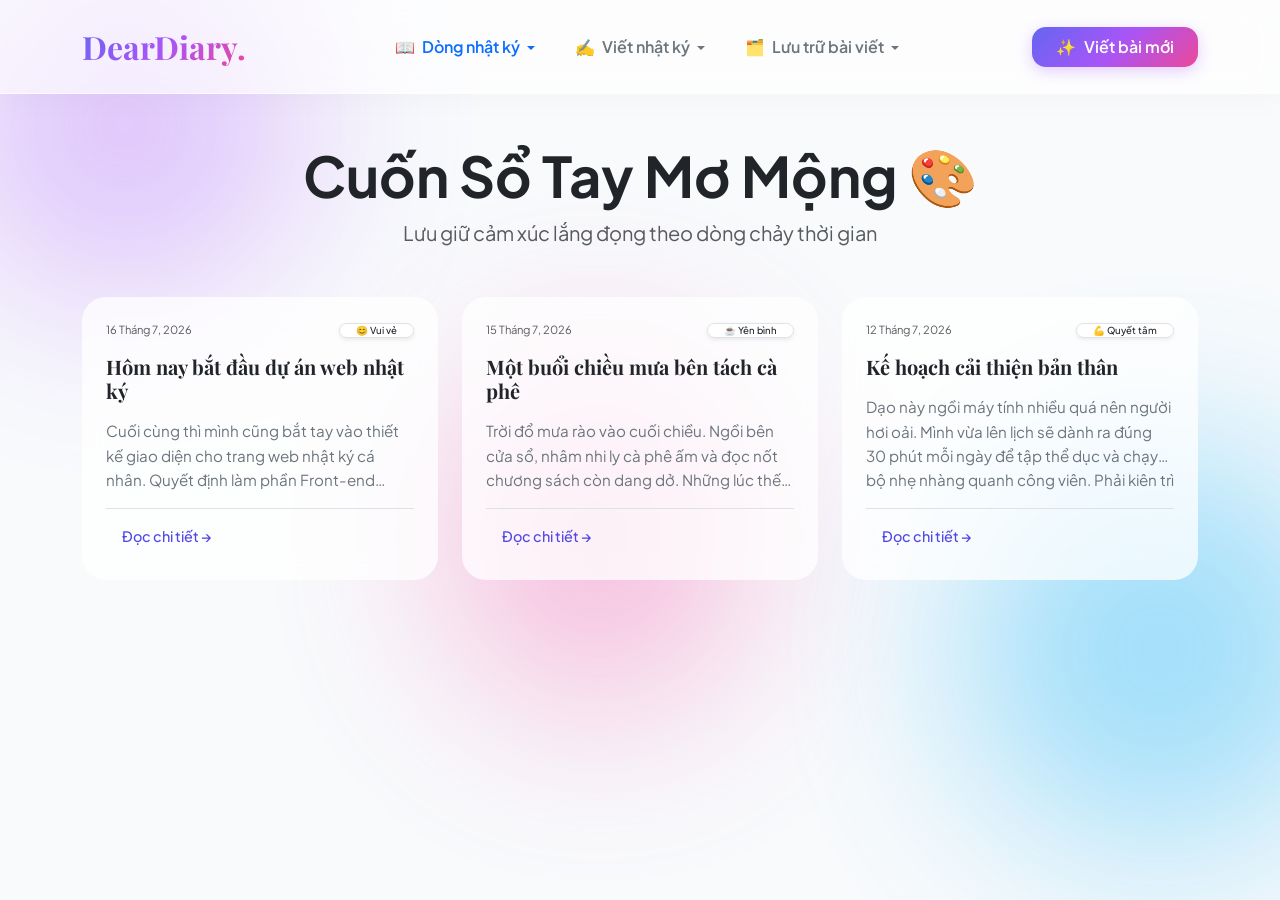
<file: index.html>
<!doctype html>
<html lang="vi">
   <head>
      <meta charset="UTF-8" />
      <meta name="viewport" content="width=device-width, initial-scale=1.0" />
      <title>DearDiary - Nhật Ký Của Tôi</title>

      <!-- 1. Nhúng Bootstrap CSS v5.3.8 từ CDN chính thức -->
      <link href="https://cdn.jsdelivr.net/npm/bootstrap@5.3.8/dist/css/bootstrap.min.css" rel="stylesheet" />

      <!-- Nhúng font chữ Plus Jakarta Sans & Playfair Display từ Google Fonts -->
      <link
         href="https://fonts.googleapis.com/css2?family=Plus+Jakarta+Sans:wght@400;500;600;700&family=Playfair+Display:ital,wght@0,600;1,400&display=swap"
         rel="stylesheet"
      />

      <!-- Nhúng file CSS tùy biến -->
      <link rel="stylesheet" href="assets/style.css" />

      <!-- ================= 💎 TÙY BIẾN GIAO DIỆN BỒNG BỀNH & BAY BỔNG 💎 ================= -->
      <style>
         :root {
            --primary-gradient: linear-gradient(135deg, #6366f1 0%, #a855f7 50%, #ec4899 100%);
            --glass-bg: rgba(255, 255, 255, 0.75);
            --glass-border: rgba(255, 255, 255, 0.6);
         }

         body {
            font-family: "Plus Jakarta Sans", sans-serif;
            background-color: #f8fafc;
            color: #1e293b;
            overflow-x: hidden;
            position: relative;
            min-height: 100vh;
         }

         /* Đốm sáng bồng bềnh làm nền (Ambient Glow Orbs) */
         .ambient-orb {
            position: fixed;
            border-radius: 50%;
            filter: blur(90px);
            z-index: -1;
            opacity: 0.45;
            animation: floatOrb 12s infinite alternate ease-in-out;
         }
         .orb-1 {
            width: 350px;
            height: 350px;
            background: #c084fc;
            top: -50px;
            left: -50px;
         }
         .orb-2 {
            width: 400px;
            height: 400px;
            background: #38bdf8;
            bottom: 50px;
            right: -80px;
            animation-delay: -5s;
         }
         .orb-3 {
            width: 300px;
            height: 350px;
            background: #f472b6;
            top: 40%;
            left: 35%;
            animation-delay: -3s;
         }

         @keyframes floatOrb {
            0% {
               transform: translate(0, 0) scale(1);
            }
            100% {
               transform: translate(40px, 50px) scale(1.15);
            }
         }

         /* Navbar Thủy Tinh (Glassmorphism Navbar) */
         .navbar-glass {
            background: rgba(255, 255, 255, 0.65) !important;
            backdrop-filter: blur(16px);
            -webkit-backdrop-filter: blur(16px);
            border-bottom: 1px solid var(--glass-border);
            box-shadow: 0 4px 30px rgba(0, 0, 0, 0.03);
         }

         .logo-brand {
            font-family: "Playfair Display", serif;
            background: var(--primary-gradient);
            background-clip: text;
            -webkit-background-clip: text;
            -webkit-text-fill-color: transparent;
            font-weight: 700;
         }

         /* Dropdown Animation Bay Bổng */
         @media (min-width: 992px) {
            .navbar-nav .dropdown:hover .dropdown-menu {
               opacity: 1;
               visibility: visible;
               transform: translateY(0) scale(1);
               pointer-events: auto;
            }
            .dropdown-menu {
               display: block;
               opacity: 0;
               visibility: hidden;
               transform: translateY(12px) scale(0.95);
               transition: all 0.28s cubic-bezier(0.34, 1.56, 0.64, 1);
               pointer-events: none;
            }
         }

         .dropdown-menu {
            border-radius: 20px !important;
            background: rgba(255, 255, 255, 0.9) !important;
            backdrop-filter: blur(12px);
            border: 1px solid var(--glass-border) !important;
            box-shadow: 0 20px 40px rgba(0, 0, 0, 0.08) !important;
            padding: 10px !important;
         }

         .dropdown-item {
            border-radius: 12px;
            padding: 8px 16px;
            font-weight: 500;
            color: #475569;
            transition: all 0.2s cubic-bezier(0.175, 0.885, 0.32, 1.275);
         }
         .dropdown-item:hover {
            background: rgba(99, 102, 241, 0.08) !important;
            color: #6366f1 !important;
            transform: translateX(6px);
         }

         /* Xoay nhẹ mũi tên Dropdown khi hover */
         .dropdown-toggle::after {
            transition: transform 0.25s ease;
            vertical-align: middle;
         }
         .dropdown:hover .dropdown-toggle::after,
         .dropdown-toggle[aria-expanded="true"]::after {
            transform: rotate(180deg);
         }

         /* Card Nhật ký bồng bềnh (Floating Card Effect) */
         .floating-card {
            background: var(--glass-bg);
            backdrop-filter: blur(12px);
            border: 1px solid var(--glass-border);
            border-radius: 24px !important;
            transition: all 0.35s cubic-bezier(0.34, 1.56, 0.64, 1);
            cursor: pointer;
         }

         .floating-card:hover {
            transform: translateY(-8px) scale(1.02);
            box-shadow: 0 20px 35px -10px rgba(99, 102, 241, 0.18) !important;
            border-color: rgba(168, 85, 247, 0.4);
         }

         /* Nút bấm chuyển màu mượt */
         .btn-gradient {
            background: var(--primary-gradient);
            color: white !important;
            border: none;
            border-radius: 14px;
            transition: all 0.3s ease;
            box-shadow: 0 4px 15px rgba(168, 85, 247, 0.3);
         }

         .btn-gradient:hover {
            transform: scale(1.05);
            box-shadow: 0 8px 25px rgba(168, 85, 247, 0.45);
         }
      </style>
   </head>
   <body>
      <!-- Đốm ánh sáng màu loang mờ tạo hiệu ứng mơ mộng -->
      <div class="ambient-orb orb-1"></div>
      <div class="ambient-orb orb-2"></div>
      <div class="ambient-orb orb-3"></div>

      <!-- ================= 2. NAVBAR THỦY TINH & DROPDOWN MƯỢT MÀ ================= -->
      <nav class="navbar navbar-expand-lg navbar-glass sticky-top py-3">
         <div class="container">
            <!-- Brand Logo -->
            <a class="navbar-brand logo-brand fs-2" href="index.html">DearDiary<span>.</span></a>

            <!-- Nút Toggle Mobile -->
            <button class="navbar-toggler border-0 shadow-none" type="button" data-bs-toggle="collapse" data-bs-target="#navbarDiaryContent">
               <span class="navbar-toggler-icon"></span>
            </button>

            <!-- Điều hướng chính -->
            <div class="collapse navbar-collapse" id="navbarDiaryContent">
               <ul class="navbar-nav mx-auto mb-2 mb-lg-0 gap-lg-2">
                  <!-- DROPDOWN 1: Dòng nhật ký (Đang Active Trang Chủ) -->
                  <li class="nav-item dropdown">
                     <a
                        class="nav-link dropdown-toggle fw-semibold px-3 text-primary active"
                        href="#"
                        id="diaryDropdown"
                        role="button"
                        data-bs-toggle="dropdown"
                     >
                        <span class="me-1">📖</span> Dòng nhật ký
                     </a>
                     <ul class="dropdown-menu border-0" aria-labelledby="diaryDropdown">
                        <li>
                           <a class="dropdown-item py-2 px-3" href="write/all_post.html"> <span class="me-2">📅</span> Tất cả bài viết </a>
                        </li>
                        <li>
                           <a class="dropdown-item py-2 px-3" href="write/favorite_posts.html"> <span class="me-2">⭐</span> Bài viết yêu thích </a>
                        </li>
                        <li><hr class="dropdown-divider my-1" /></li>
                        <li>
                           <a class="dropdown-item py-2 px-3" href="write/secret_posts.html"> <span class="me-2">🔒</span> Nhật ký bí mật </a>
                        </li>
                     </ul>
                  </li>

                  <!-- DROPDOWN 2: Viết nhật ký (Đã cập nhật post.html & quick_post.html) -->
                  <li class="nav-item dropdown">
                     <a
                        class="nav-link dropdown-toggle fw-semibold px-3 text-secondary"
                        href="#"
                        id="writeDropdown"
                        role="button"
                        data-bs-toggle="dropdown"
                     >
                        <span class="me-1">✍️</span> Viết nhật ký
                     </a>
                     <ul class="dropdown-menu border-0" aria-labelledby="writeDropdown">
                        <li>
                           <a class="dropdown-item py-2 px-3" href="write/post.html"> <span class="me-2">📝</span> Viết bài mới </a>
                        </li>
                        <li>
                           <a class="dropdown-item py-2 px-3" href="write/quick_post.html"> <span class="me-2">⚡</span> Viết nhanh (Short-note) </a>
                        </li>
                        <li><hr class="dropdown-divider my-1" /></li>
                        <li>
                           <a class="dropdown-item py-2 px-3" href="write/image_diary.html"> <span class="me-2">🖼️</span> Nhật ký hình ảnh </a>
                        </li>
                     </ul>
                  </li>

                  <!-- DROPDOWN 3: Lưu trữ bài viết -->
                  <li class="nav-item dropdown">
                     <a
                        class="nav-link dropdown-toggle fw-semibold px-3 text-secondary"
                        href="#"
                        id="archiveDropdown"
                        role="button"
                        data-bs-toggle="dropdown"
                     >
                        <span class="me-1">🗂️</span> Lưu trữ bài viết
                     </a>
                     <ul class="dropdown-menu border-0" aria-labelledby="archiveDropdown">
                        <li class="dropdown-header text-uppercase font-monospace fs-7 text-muted px-3 pt-2">Theo Thời Gian</li>
                        <li>
                           <a class="dropdown-item py-2 px-3" href="storage/archive_post.html#archive-2026-07">
                              <span class="me-2">🗓️</span> Tháng 7, 2026
                           </a>
                        </li>
                        <li>
                           <a class="dropdown-item py-2 px-3" href="storage/archive_post.html#archive-2026-06">
                              <span class="me-2">🗓️</span> Tháng 6, 2026
                           </a>
                        </li>
                        <li><hr class="dropdown-divider my-1" /></li>
                        <li>
                           <a class="dropdown-item py-2 px-3 fw-bold text-primary" href="storage/archive_post.html">
                              <span class="me-2">📁</span> Toàn bộ kho lưu trữ
                           </a>
                        </li>
                     </ul>
                  </li>
               </ul>

               <!-- Nút hành động nổi bật góc phải -->
               <div class="d-flex">
                  <a href="write/post.html" class="btn btn-gradient px-4 py-2 fw-semibold d-flex align-items-center gap-2">
                     <span>✨</span> Viết bài mới
                  </a>
               </div>
            </div>
         </div>
      </nav>

      <!-- ================= 3. BỐ CỤC NỘI DUNG CHÍNH ================= -->
      <main class="container my-5">
         <header class="text-center my-5">
            <h1 class="display-4 fw-bold font-serif text-dark mb-2">Cuốn Sổ Tay Mơ Mộng 🎨</h1>
            <p class="text-muted fs-5">Lưu giữ cảm xúc lắng đọng theo dòng chảy thời gian</p>
         </header>

         <!-- Danh sách bài viết dạng Lưới bồng bềnh -->
         <section class="row g-4" id="diaryGrid">
            <!-- Bài viết mẫu 1 -->
            <div class="col-12 col-md-6 col-lg-4">
               <article class="card h-100 p-4 floating-card border-0 diary-card">
                  <div class="card-meta d-flex justify-content-between align-items-center mb-3">
                     <span class="date text-muted small">16 Tháng 7, 2026</span>
                     <span class="mood badge bg-white text-dark border rounded-pill px-3 py-1.5 shadow-sm">😊 Vui vẻ</span>
                  </div>
                  <h3 class="card-title h5 fw-bold font-serif text-dark mb-3">Hôm nay bắt đầu dự án web nhật ký</h3>
                  <p class="card-preview text-secondary small flex-grow-1 mb-3">
                     Cuối cùng thì mình cũng bắt tay vào thiết kế giao diện cho trang web nhật ký cá nhân. Quyết định làm phần Front-end trước cho
                     thật ưng ý rồi mới tính đến kết nối cơ sở dữ liệu sau. Giao diện tối giản nhìn rất dễ chịu!
                  </p>
                  <div class="card-footer border-top pt-3 bg-transparent text-primary fw-semibold small">
                     <span class="btn-text">Đọc chi tiết →</span>
                  </div>
               </article>
            </div>

            <!-- Bài viết mẫu 2 -->
            <div class="col-12 col-md-6 col-lg-4">
               <article class="card h-100 p-4 floating-card border-0 diary-card">
                  <div class="card-meta d-flex justify-content-between align-items-center mb-3">
                     <span class="date text-muted small">15 Tháng 7, 2026</span>
                     <span class="mood badge bg-white text-dark border rounded-pill px-3 py-1.5 shadow-sm">☕ Yên bình</span>
                  </div>
                  <h3 class="card-title h5 fw-bold font-serif text-dark mb-3">Một buổi chiều mưa bên tách cà phê</h3>
                  <p class="card-preview text-secondary small flex-grow-1 mb-3">
                     Trời đổ mưa rào vào cuối chiều. Ngồi bên cửa sổ, nhâm nhi ly cà phê ấm và đọc nốt chương sách còn dang dở. Những lúc thế này mới
                     thấy trân trọng những khoảng lặng tĩnh lặng sau những giờ code căng thẳng.
                  </p>
                  <div class="card-footer border-top pt-3 bg-transparent text-primary fw-semibold small">
                     <span class="btn-text">Đọc chi tiết →</span>
                  </div>
               </article>
            </div>

            <!-- Bài viết mẫu 3 -->
            <div class="col-12 col-md-6 col-lg-4">
               <article class="card h-100 p-4 floating-card border-0 diary-card">
                  <div class="card-meta d-flex justify-content-between align-items-center mb-3">
                     <span class="date text-muted small">12 Tháng 7, 2026</span>
                     <span class="mood badge bg-white text-dark border rounded-pill px-3 py-1.5 shadow-sm">💪 Quyết tâm</span>
                  </div>
                  <h3 class="card-title h5 fw-bold font-serif text-dark mb-3">Kế hoạch cải thiện bản thân</h3>
                  <p class="card-preview text-secondary small flex-grow-1 mb-3">
                     Dạo này ngồi máy tính nhiều quá nên người hơi oải. Mình vừa lên lịch sẽ dành ra đúng 30 phút mỗi ngày để tập thể dục và chạy bộ
                     nhẹ nhàng quanh công viên. Phải kiên trì thôi, sức khỏe tốt thì làm việc mới hiệu quả được!
                  </p>
                  <div class="card-footer border-top pt-3 bg-transparent text-primary fw-semibold small">
                     <span class="btn-text">Đọc chi tiết →</span>
                  </div>
               </article>
            </div>
         </section>
      </main>

      <!-- ================= 4. CỬA SỔ XEM NHANH (MODAL PREVIEW) ================= -->
      <div class="modal-overlay" id="diaryModal">
         <div class="modal-content">
            <button class="modal-close" id="closeModalBtn">&times;</button>
            <div class="modal-body" id="modalBody">
               <!-- Nội dung bài viết sẽ điền tự động bằng JS -->
            </div>
         </div>
      </div>

      <!-- 5. Nhúng các thư viện JS của Bootstrap v5.3.8 -->
      <script src="https://cdn.jsdelivr.net/npm/bootstrap@5.3.8/dist/js/bootstrap.bundle.min.js"></script>

      <!-- 6. JAVASCRIPT ĐIỀU KHIỂN XEM NHANH -->
      <script>
         const modal = document.getElementById("diaryModal");
         const modalBody = document.getElementById("modalBody");
         const closeModalBtn = document.getElementById("closeModalBtn");

         function openModal(title, date, mood, content) {
            modalBody.innerHTML = `
            <div class="modal-meta-row">
                <span class="modal-date">${date}</span>
                <span class="modal-mood">${mood}</span>
            </div>
            <h2 class="modal-title">${title}</h2>
            <div class="modal-text">
                <p>${content}</p>
                <p class="modal-note"><em>💡 (Sau này khi kết nối PHP & MySQL, chúng ta sẽ dựa vào ID bài viết để gọi dữ liệu hiển thị ở đây)</em></p>
            </div>
        `;
            modal.classList.add("show");
            document.body.style.overflow = "hidden";
         }

         function closeModal() {
            modal.classList.remove("show");
            document.body.style.overflow = "";
         }

         const diaryCards = document.querySelectorAll(".diary-card");
         diaryCards.forEach((card) => {
            card.addEventListener("click", function () {
               const title = card.querySelector(".card-title").innerText;
               const date = card.querySelector(".date").innerText;
               const mood = card.querySelector(".mood").innerText;
               const previewText = card.querySelector(".card-preview").innerText;

               openModal(title, date, mood, previewText);
            });
         });

         closeModalBtn.addEventListener("click", closeModal);

         modal.addEventListener("click", function (e) {
            if (e.target === modal) closeModal();
         });

         document.addEventListener("keydown", function (e) {
            if (e.key === "Escape" && modal.classList.contains("show")) closeModal();
         });
      </script>
   </body>
</html>
</file>
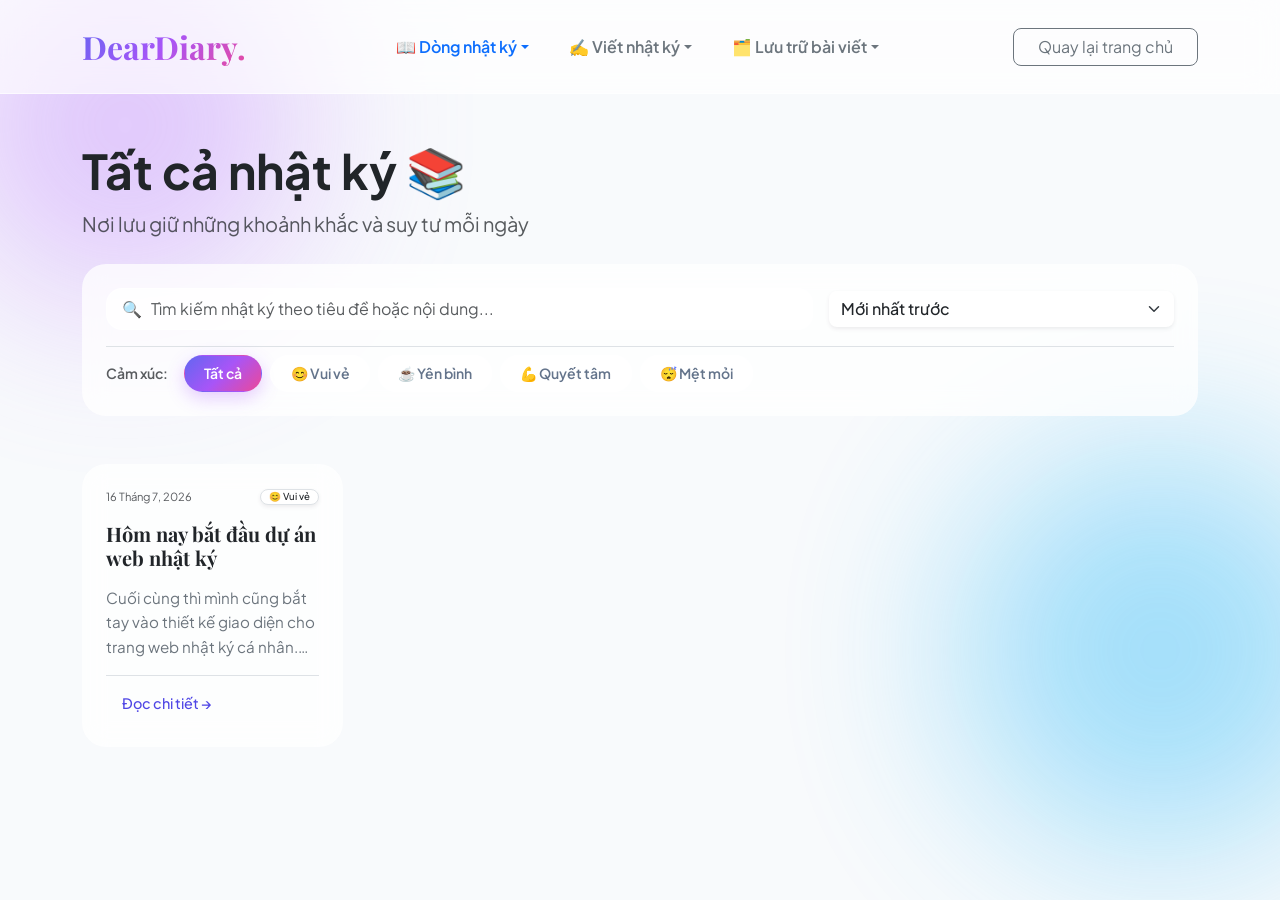
<file: write/all_post.html>
<!doctype html>
<html lang="vi">
   <head>
      <meta charset="UTF-8" />
      <meta name="viewport" content="width=device-width, initial-scale=1.0" />
      <title>Tất Cả Bài Viết - DearDiary</title>

      <link href="https://cdn.jsdelivr.net/npm/bootstrap@5.3.8/dist/css/bootstrap.min.css" rel="stylesheet" />
      <link
         href="https://fonts.googleapis.com/css2?family=Plus+Jakarta+Sans:wght@400;500;600;700&family=Playfair+Display:ital,wght@0,600;1,400&display=swap"
         rel="stylesheet"
      />
      <link rel="stylesheet" href="../assets/style.css" />

      <style>
         :root {
            --primary-gradient: linear-gradient(135deg, #6366f1 0%, #a855f7 50%, #ec4899 100%);
            --glass-bg: rgba(255, 255, 255, 0.75);
            --glass-border: rgba(255, 255, 255, 0.6);
         }

         body {
            font-family: "Plus Jakarta Sans", sans-serif;
            background-color: #f8fafc;
            color: #1e293b;
            overflow-x: hidden;
            min-height: 100vh;
         }

         .ambient-orb {
            position: fixed;
            border-radius: 50%;
            filter: blur(90px);
            z-index: -1;
            opacity: 0.45;
            animation: floatOrb 12s infinite alternate ease-in-out;
         }
         .orb-1 {
            width: 350px;
            height: 350px;
            background: #c084fc;
            top: -50px;
            left: -50px;
         }
         .orb-2 {
            width: 400px;
            height: 400px;
            background: #38bdf8;
            bottom: 50px;
            right: -80px;
            animation-delay: -5s;
         }

         @keyframes floatOrb {
            0% {
               transform: translate(0, 0) scale(1);
            }
            100% {
               transform: translate(40px, 50px) scale(1.15);
            }
         }

         .navbar-glass {
            background: rgba(255, 255, 255, 0.65) !important;
            backdrop-filter: blur(16px);
            border-bottom: 1px solid var(--glass-border);
         }

         .logo-brand {
            font-family: "Playfair Display", serif;
            background: var(--primary-gradient);
            background-clip: text;
            -webkit-background-clip: text;
            -webkit-text-fill-color: transparent;
            font-weight: 700;
         }

         @media (min-width: 992px) {
            .navbar-nav .dropdown:hover .dropdown-menu {
               opacity: 1;
               visibility: visible;
               transform: translateY(0) scale(1);
               pointer-events: auto;
            }
            .dropdown-menu {
               display: block;
               opacity: 0;
               visibility: hidden;
               transform: translateY(12px) scale(0.95);
               transition: all 0.28s cubic-bezier(0.34, 1.56, 0.64, 1);
               pointer-events: none;
            }
         }

         .dropdown-menu {
            border-radius: 20px !important;
            background: rgba(255, 255, 255, 0.9) !important;
            backdrop-filter: blur(12px);
            border: 1px solid var(--glass-border) !important;
            box-shadow: 0 20px 40px rgba(0, 0, 0, 0.08) !important;
            padding: 10px !important;
         }

         .dropdown-item {
            border-radius: 12px;
            padding: 8px 16px;
            font-weight: 500;
            color: #475569;
            transition: all 0.2s ease;
         }
         .dropdown-item:hover {
            background: rgba(99, 102, 241, 0.08) !important;
            color: #6366f1 !important;
            transform: translateX(6px);
         }

         .floating-card {
            background: var(--glass-bg);
            backdrop-filter: blur(12px);
            border: 1px solid var(--glass-border);
            border-radius: 24px !important;
            transition: all 0.35s cubic-bezier(0.34, 1.56, 0.64, 1);
            cursor: pointer;
         }
         .floating-card:hover {
            transform: translateY(-8px) scale(1.02);
            box-shadow: 0 20px 35px -10px rgba(99, 102, 241, 0.18) !important;
            border-color: rgba(168, 85, 247, 0.4);
         }

         .search-box {
            position: relative;
         }
         .search-box input {
            padding-left: 2.75rem;
            border-radius: 16px;
            border: 1px solid var(--glass-border);
            background: rgba(255, 255, 255, 0.8);
         }
         .search-icon {
            position: absolute;
            left: 1rem;
            top: 50%;
            transform: translateY(-50%);
            color: #94a3b8;
         }

         .mood-chip {
            border: 1px solid var(--glass-border);
            background: rgba(255, 255, 255, 0.8);
            color: #64748b;
            border-radius: 50rem;
            padding: 0.4rem 1.2rem;
            font-size: 0.875rem;
            font-weight: 600;
            cursor: pointer;
            transition: all 0.25s ease;
         }
         .mood-chip:hover {
            transform: translateY(-2px);
            color: #6366f1;
         }
         .mood-chip.active {
            background: var(--primary-gradient) !important;
            color: #ffffff !important;
            border-color: transparent !important;
            box-shadow: 0 6px 18px rgba(168, 85, 247, 0.3);
         }
      </style>
   </head>
   <body>
      <div class="ambient-orb orb-1"></div>
      <div class="ambient-orb orb-2"></div>

      <!-- NAVBAR -->
      <nav class="navbar navbar-expand-lg navbar-glass sticky-top py-3">
         <div class="container">
            <a class="navbar-brand logo-brand fs-2" href="../index.html">DearDiary<span>.</span></a>
            <button class="navbar-toggler border-0 shadow-none" type="button" data-bs-toggle="collapse" data-bs-target="#navContent">
               <span class="navbar-toggler-icon"></span>
            </button>

            <div class="collapse navbar-collapse" id="navContent">
               <ul class="navbar-nav mx-auto mb-2 mb-lg-0 gap-lg-2">
                  <li class="nav-item dropdown">
                     <a class="nav-link dropdown-toggle fw-semibold px-3 text-primary active" href="#" data-bs-toggle="dropdown">📖 Dòng nhật ký</a>
                     <ul class="dropdown-menu border-0">
                        <li><a class="dropdown-item active fw-bold" href="all_post.html">📅 Tất cả bài viết</a></li>
                        <li><a class="dropdown-item" href="favorite_posts.html">⭐ Bài viết yêu thích</a></li>
                        <li><hr class="dropdown-divider my-1" /></li>
                        <li><a class="dropdown-item" href="secret_posts.html">🔒 Nhật ký bí mật</a></li>
                     </ul>
                  </li>
                  <li class="nav-item dropdown">
                     <a class="nav-link dropdown-toggle fw-semibold px-3 text-secondary" href="#" data-bs-toggle="dropdown">✍️ Viết nhật ký</a>
                     <ul class="dropdown-menu border-0">
                        <li><a class="dropdown-item" href="post.html">📝 Viết bài mới</a></li>
                        <li><a class="dropdown-item" href="quick_post.html">⚡ Viết nhanh (Short-note)</a></li>
                        <li><hr class="dropdown-divider my-1" /></li>
                        <li><a class="dropdown-item" href="image_diary.html">🖼️ Nhật ký hình ảnh</a></li>
                     </ul>
                  </li>
                  <li class="nav-item dropdown">
                     <a class="nav-link dropdown-toggle fw-semibold px-3 text-secondary" href="#" data-bs-toggle="dropdown">🗂️ Lưu trữ bài viết</a>
                     <ul class="dropdown-menu border-0">
                        <li><a class="dropdown-item" href="../storage/archive_post.html#archive-2026-07">🗓️ Tháng 7, 2026</a></li>
                        <li><a class="dropdown-item" href="../storage/archive_post.html#archive-2026-06">🗓️ Tháng 6, 2026</a></li>
                        <li><hr class="dropdown-divider my-1" /></li>
                        <li><a class="dropdown-item fw-bold text-primary" href="../storage/archive_post.html">📁 Toàn bộ kho lưu trữ</a></li>
                     </ul>
                  </li>
               </ul>
               <a href="../index.html" class="btn btn-outline-secondary rounded-3 px-4">Quay lại trang chủ</a>
            </div>
         </div>
      </nav>

      <main class="container my-5">
         <header class="mb-4 text-center text-md-start">
            <h1 class="display-5 fw-bold font-serif text-dark">Tất cả nhật ký 📚</h1>
            <p class="text-muted fs-5">Nơi lưu giữ những khoảnh khắc và suy tư mỗi ngày</p>
         </header>

         <!-- SEARCH & FILTER BAR -->
         <section class="card floating-card border-0 p-4 mb-5">
            <div class="row g-3 align-items-center mb-3">
               <div class="col-12 col-md-8">
                  <div class="search-box">
                     <span class="search-icon">🔍</span>
                     <input
                        type="text"
                        class="form-control form-control-lg fs-6"
                        id="searchInput"
                        placeholder="Tìm kiếm nhật ký theo tiêu đề hoặc nội dung..."
                        autocomplete="off"
                     />
                  </div>
               </div>
               <div class="col-12 col-md-4 text-md-end">
                  <select class="form-select border-0 bg-white rounded-3 fw-medium shadow-sm" id="sortSelect">
                     <option value="newest" selected>Mới nhất trước</option>
                     <option value="oldest">Cũ nhất trước</option>
                  </select>
               </div>
            </div>

            <div class="d-flex align-items-center gap-2 flex-wrap pt-2 border-top">
               <span class="text-muted small fw-semibold me-2">Cảm xúc:</span>
               <button type="button" class="mood-chip active" data-mood="all">Tất cả</button>
               <button type="button" class="mood-chip" data-mood="Vui vẻ">😊 Vui vẻ</button>
               <button type="button" class="mood-chip" data-mood="Yên bình">☕ Yên bình</button>
               <button type="button" class="mood-chip" data-mood="Quyết tâm">💪 Quyết tâm</button>
               <button type="button" class="mood-chip" data-mood="Mệt mỏi">😴 Mệt mỏi</button>
            </div>
         </section>

         <!-- GRID CARDS -->
         <section class="row g-4" id="diaryGrid">
            <div class="col-12 col-md-6 col-lg-4 col-xl-3 diary-col" data-date="2026-07-16" data-mood="Vui vẻ">
               <article class="card h-100 p-4 floating-card border-0 diary-card">
                  <div class="card-meta d-flex justify-content-between align-items-center mb-3">
                     <span class="date text-muted small">16 Tháng 7, 2026</span>
                     <span class="mood badge bg-white text-dark border rounded-pill px-2.5 py-1.5 shadow-sm">😊 Vui vẻ</span>
                  </div>
                  <h3 class="card-title h5 fw-bold font-serif mb-3 text-dark">Hôm nay bắt đầu dự án web nhật ký</h3>
                  <p class="card-preview text-secondary flex-grow-1 mb-3">
                     Cuối cùng thì mình cũng bắt tay vào thiết kế giao diện cho trang web nhật ký cá nhân. Quyết định làm phần Front-end trước cho
                     thật ưng ý...
                  </p>
                  <div class="card-footer border-top pt-3 bg-transparent text-primary fw-semibold small">
                     <span class="btn-text">Đọc chi tiết →</span>
                  </div>
               </article>
            </div>
         </section>
      </main>

      <script src="https://cdn.jsdelivr.net/npm/bootstrap@5.3.8/dist/js/bootstrap.bundle.min.js"></script>
   </body>
</html>
</file>
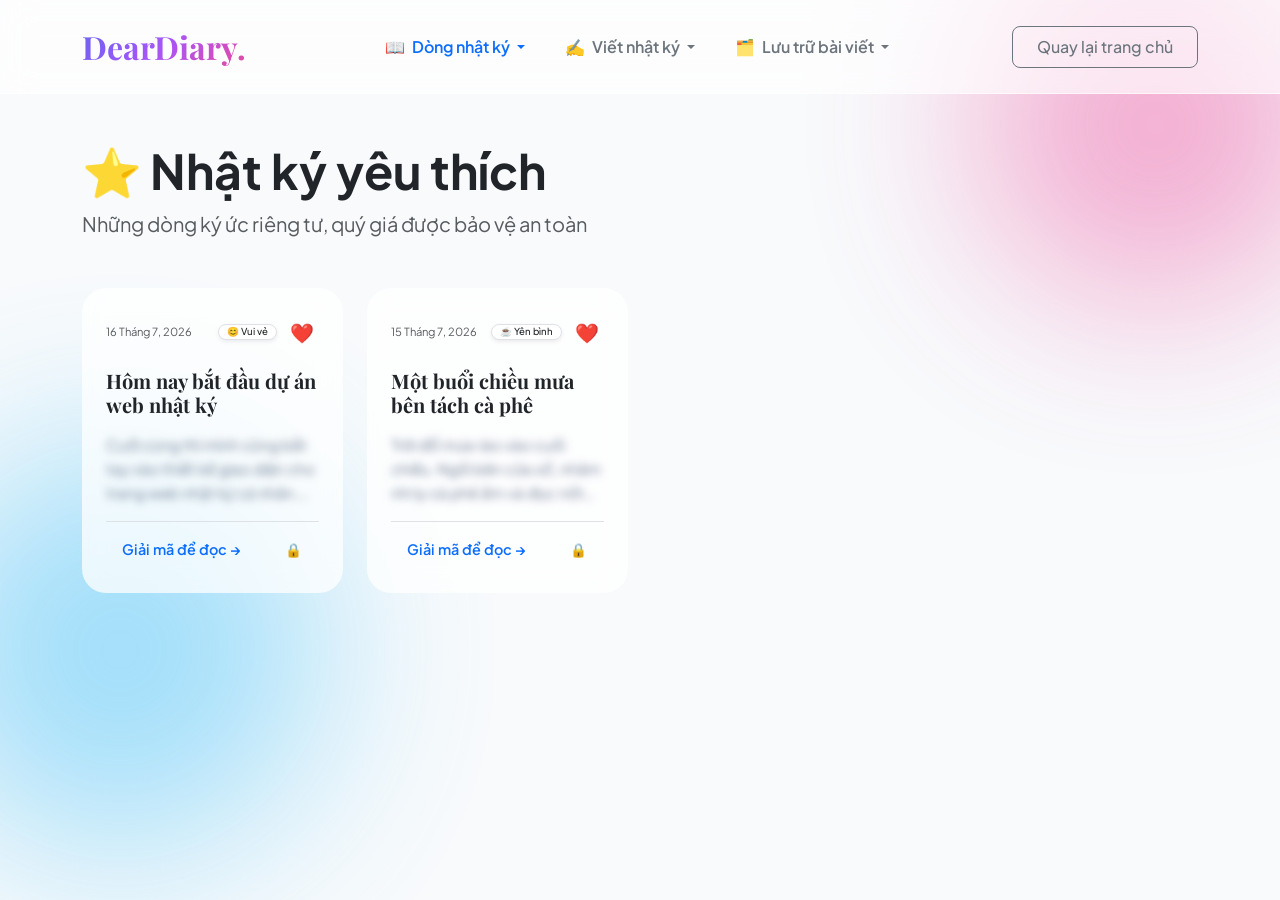
<file: write/favorite_posts.html>
<!doctype html>
<html lang="vi">
   <head>
      <meta charset="UTF-8" />
      <meta name="viewport" content="width=device-width, initial-scale=1.0" />
      <title>Bài Viết Yêu Thích - DearDiary</title>

      <!-- Bootstrap CSS v5.3.8 CDN -->
      <link href="https://cdn.jsdelivr.net/npm/bootstrap@5.3.8/dist/css/bootstrap.min.css" rel="stylesheet" />

      <!-- Google Fonts -->
      <link
         href="https://fonts.googleapis.com/css2?family=Plus+Jakarta+Sans:wght@400;500;600;700&family=Playfair+Display:ital,wght@0,600;1,400&display=swap"
         rel="stylesheet"
      />

      <link rel="stylesheet" href="../assets/style.css" />

      <style>
         :root {
            --primary-gradient: linear-gradient(135deg, #6366f1 0%, #a855f7 50%, #ec4899 100%);
            --glass-bg: rgba(255, 255, 255, 0.75);
            --glass-border: rgba(255, 255, 255, 0.6);
         }

         body {
            font-family: "Plus Jakarta Sans", sans-serif;
            background-color: #f8fafc;
            color: #1e293b;
            min-height: 100vh;
            overflow-x: hidden;
         }

         /* Ambient Glow Orbs */
         .ambient-orb {
            position: fixed;
            border-radius: 50%;
            filter: blur(90px);
            z-index: -1;
            opacity: 0.45;
            animation: floatOrb 12s infinite alternate ease-in-out;
         }
         .orb-1 {
            width: 350px;
            height: 350px;
            background: #ec4899;
            top: -50px;
            right: -50px;
         }
         .orb-2 {
            width: 400px;
            height: 400px;
            background: #38bdf8;
            bottom: 50px;
            left: -80px;
            animation-delay: -5s;
         }

         @keyframes floatOrb {
            0% {
               transform: translate(0, 0) scale(1);
            }
            100% {
               transform: translate(-30px, 40px) scale(1.1);
            }
         }

         /* Navbar Glass */
         .navbar-glass {
            background: rgba(255, 255, 255, 0.65) !important;
            backdrop-filter: blur(16px);
            border-bottom: 1px solid var(--glass-border);
         }

         .logo-brand {
            font-family: "Playfair Display", serif;
            background: var(--primary-gradient);
            background-clip: text;
            -webkit-background-clip: text;
            -webkit-text-fill-color: transparent;
            font-weight: 700;
         }

         @media (min-width: 992px) {
            .navbar-nav .dropdown:hover .dropdown-menu {
               opacity: 1;
               visibility: visible;
               transform: translateY(0) scale(1);
               pointer-events: auto;
            }
            .dropdown-menu {
               display: block;
               opacity: 0;
               visibility: hidden;
               transform: translateY(12px) scale(0.95);
               transition: all 0.28s cubic-bezier(0.34, 1.56, 0.64, 1);
               pointer-events: none;
            }
         }

         .dropdown-menu {
            border-radius: 20px !important;
            background: rgba(255, 255, 255, 0.9) !important;
            backdrop-filter: blur(12px);
            border: 1px solid var(--glass-border) !important;
            box-shadow: 0 20px 40px rgba(0, 0, 0, 0.08) !important;
            padding: 10px !important;
         }

         .dropdown-item {
            border-radius: 12px;
            padding: 8px 16px;
            font-weight: 500;
            color: #475569;
            transition: all 0.2s ease;
         }
         .dropdown-item:hover {
            background: rgba(99, 102, 241, 0.08) !important;
            color: #6366f1 !important;
            transform: translateX(6px);
         }

         /* Floating Favorite Card */
         .favorite-card {
            background: var(--glass-bg);
            backdrop-filter: blur(12px);
            border: 1px solid var(--glass-border);
            border-radius: 24px !important;
            transition: all 0.35s cubic-bezier(0.34, 1.56, 0.64, 1);
            cursor: pointer;
         }

         .favorite-card:hover {
            transform: translateY(-8px) scale(1.02);
            box-shadow: 0 20px 35px -10px rgba(236, 72, 153, 0.2) !important;
            border-color: rgba(236, 72, 153, 0.4);
         }

         .secret-preview {
            color: #64748b !important;
            filter: blur(4px);
            user-select: none;
            transition: filter 0.3s ease;
         }

         .favorite-card:hover .secret-preview {
            filter: blur(2.5px);
         }

         /* Nút tim nhảy nhót */
         .heart-btn {
            background: none;
            border: none;
            font-size: 1.2rem;
            cursor: pointer;
            padding: 5px;
            transition: transform 0.2s cubic-bezier(0.175, 0.885, 0.32, 1.275);
            z-index: 10;
         }
         .heart-btn:hover {
            transform: scale(1.3);
         }
         .heart-btn.active {
            animation: heartBeat 0.3s ease-in-out;
         }
         @keyframes heartBeat {
            0% {
               transform: scale(1);
            }
            50% {
               transform: scale(1.35);
            }
            100% {
               transform: scale(1);
            }
         }

         /* PIN input */
         .pin-input {
            letter-spacing: 0.5em;
            text-align: center;
            font-size: 1.5rem;
            font-weight: bold;
            max-width: 160px;
            margin: 0 auto;
            border: 2px solid #e2e8f0 !important;
            background-color: #f8fafc !important;
            color: #1e293b !important;
            border-radius: 14px;
         }
         .pin-input:focus {
            border-color: #6366f1 !important;
            box-shadow: 0 0 0 0.25rem rgba(99, 102, 241, 0.15) !important;
            background-color: #ffffff !important;
         }
      </style>
   </head>
   <body>
      <div class="ambient-orb orb-1"></div>
      <div class="ambient-orb orb-2"></div>

      <!-- NAVBAR THỦY TINH -->
      <nav class="navbar navbar-expand-lg navbar-glass sticky-top py-3">
         <div class="container">
            <a class="navbar-brand logo-brand fs-2" href="../index.html">DearDiary<span>.</span></a>

            <button class="navbar-toggler border-0 shadow-none" type="button" data-bs-toggle="collapse" data-bs-target="#navbarDiaryContent">
               <span class="navbar-toggler-icon"></span>
            </button>

            <div class="collapse navbar-collapse" id="navbarDiaryContent">
               <ul class="navbar-nav mx-auto mb-2 mb-lg-0 gap-lg-2">
                  <!-- DROPDOWN 1: Dòng nhật ký -->
                  <li class="nav-item dropdown">
                     <a
                        class="nav-link dropdown-toggle fw-semibold px-3 active text-primary"
                        href="#"
                        id="diaryDropdown"
                        role="button"
                        data-bs-toggle="dropdown"
                     >
                        <span class="me-1">📖</span> Dòng nhật ký
                     </a>
                     <ul class="dropdown-menu border-0" aria-labelledby="diaryDropdown">
                        <li>
                           <a class="dropdown-item py-2 px-3" href="all_post.html"> <span class="me-2">📅</span> Tất cả bài viết </a>
                        </li>
                        <li>
                           <a class="dropdown-item py-2 px-3 active fw-bold" href="favorite_posts.html">
                              <span class="me-2">⭐</span> Bài viết yêu thích
                           </a>
                        </li>
                        <li><hr class="dropdown-divider my-1" /></li>
                        <li>
                           <a class="dropdown-item py-2 px-3" href="secret_posts.html"> <span class="me-2">🔒</span> Nhật ký bí mật </a>
                        </li>
                     </ul>
                  </li>

                  <!-- DROPDOWN 2: Viết nhật ký -->
                  <li class="nav-item dropdown">
                     <a
                        class="nav-link dropdown-toggle fw-semibold px-3 text-secondary"
                        href="#"
                        id="writeDropdown"
                        role="button"
                        data-bs-toggle="dropdown"
                     >
                        <span class="me-1">✍️</span> Viết nhật ký
                     </a>
                     <ul class="dropdown-menu border-0" aria-labelledby="writeDropdown">
                        <li>
                           <a class="dropdown-item py-2 px-3" href="post.html"> <span class="me-2">📝</span> Viết bài mới </a>
                        </li>
                        <li>
                           <a class="dropdown-item py-2 px-3" href="quick_post.html"> <span class="me-2">⚡</span> Viết nhanh (Short-note) </a>
                        </li>
                        <li><hr class="dropdown-divider my-1" /></li>
                        <li>
                           <a class="dropdown-item py-2 px-3" href="image_diary.html"> <span class="me-2">🖼️</span> Nhật ký hình ảnh </a>
                        </li>
                     </ul>
                  </li>

                  <!-- DROPDOWN 3: Lưu trữ bài viết -->
                  <li class="nav-item dropdown">
                     <a
                        class="nav-link dropdown-toggle fw-semibold px-3 text-secondary"
                        href="#"
                        id="archiveDropdown"
                        role="button"
                        data-bs-toggle="dropdown"
                     >
                        <span class="me-1">🗂️</span> Lưu trữ bài viết
                     </a>
                     <ul class="dropdown-menu border-0" aria-labelledby="archiveDropdown">
                        <li class="dropdown-header text-uppercase font-monospace fs-7 text-muted px-3 pt-2">Theo Thời Gian</li>
                        <li>
                           <a class="dropdown-item py-2 px-3" href="../storage/archive_post.html#archive-2026-07">
                              <span class="me-2">🗓️</span> Tháng 7, 2026
                           </a>
                        </li>
                        <li>
                           <a class="dropdown-item py-2 px-3" href="../storage/archive_post.html#archive-2026-06">
                              <span class="me-2">🗓️</span> Tháng 6, 2026
                           </a>
                        </li>
                        <li><hr class="dropdown-divider my-1" /></li>
                        <li>
                           <a class="dropdown-item py-2 px-3 fw-bold text-primary" href="../storage/archive_post.html">
                              <span class="me-2">📁</span> Toàn bộ kho lưu trữ
                           </a>
                        </li>
                     </ul>
                  </li>
               </ul>

               <div class="d-flex">
                  <a href="../index.html" class="btn btn-outline-secondary px-4 py-2 rounded-3 fw-medium"> Quay lại trang chủ </a>
               </div>
            </div>
         </div>
      </nav>

      <!-- NỘI DUNG CHÍNH -->
      <main class="container my-5">
         <header class="mb-5">
            <h1 class="display-5 fw-bold font-serif text-dark d-flex align-items-center gap-2"><span>⭐</span> Nhật ký yêu thích</h1>
            <p class="text-muted fs-5">Những dòng ký ức riêng tư, quý giá được bảo vệ an toàn</p>
         </header>

         <section class="row g-4" id="diaryGrid">
            <!-- Bài viết yêu thích 1 -->
            <div class="col-12 col-md-6 col-lg-4 col-xl-3">
               <article
                  class="card h-100 diary-card favorite-card p-4 border-0 position-relative"
                  data-secret-content="Cuối cùng thì mình cũng bắt tay vào thiết kế giao diện cho trang web nhật ký cá nhân. Quyết định làm phần Front-end trước cho thật ưng ý rồi mới tính đến kết nối cơ sở dữ liệu sau. Giao diện tối giản nhìn rất dễ chịu!"
               >
                  <div class="card-meta d-flex justify-content-between align-items-center mb-3">
                     <span class="date text-muted small">16 Tháng 7, 2026</span>
                     <div class="d-flex align-items-center gap-2">
                        <span class="mood badge bg-white text-dark border rounded-pill px-2.5 py-1.5 shadow-sm">😊 Vui vẻ</span>
                        <button type="button" class="heart-btn active" title="Bỏ yêu thích">❤️</button>
                     </div>
                  </div>
                  <h3 class="card-title h5 fw-bold font-serif mb-3 text-dark">Hôm nay bắt đầu dự án web nhật ký</h3>
                  <p class="card-preview secret-preview flex-grow-1 mb-3">
                     Cuối cùng thì mình cũng bắt tay vào thiết kế giao diện cho trang web nhật ký cá nhân. Quyết định làm phần Front-end trước cho
                     thật ưng ý...
                  </p>
                  <div class="card-footer border-top pt-3 bg-transparent d-flex justify-content-between align-items-center">
                     <span class="btn-text text-primary fw-semibold small">Giải mã để đọc →</span>
                     <span class="fs-7">🔒</span>
                  </div>
               </article>
            </div>

            <!-- Bài viết yêu thích 2 -->
            <div class="col-12 col-md-6 col-lg-4 col-xl-3">
               <article
                  class="card h-100 diary-card favorite-card p-4 border-0 position-relative"
                  data-secret-content="Trời đổ mưa rào vào cuối chiều. Ngồi bên cửa sổ, nhâm nhi ly cà phê ấm và đọc nốt chương sách còn dang dở. Những lúc thế này mới thấy trân trọng những khoảng lặng tĩnh lặng sau những giờ code căng thẳng."
               >
                  <div class="card-meta d-flex justify-content-between align-items-center mb-3">
                     <span class="date text-muted small">15 Tháng 7, 2026</span>
                     <div class="d-flex align-items-center gap-2">
                        <span class="mood badge bg-white text-dark border rounded-pill px-2.5 py-1.5 shadow-sm">☕ Yên bình</span>
                        <button type="button" class="heart-btn active" title="Bỏ yêu thích">❤️</button>
                     </div>
                  </div>
                  <h3 class="card-title h5 fw-bold font-serif mb-3 text-dark">Một buổi chiều mưa bên tách cà phê</h3>
                  <p class="card-preview secret-preview flex-grow-1 mb-3">
                     Trời đổ mưa rào vào cuối chiều. Ngồi bên cửa sổ, nhâm nhi ly cà phê ấm và đọc nốt chương sách còn dang dở...
                  </p>
                  <div class="card-footer border-top pt-3 bg-transparent d-flex justify-content-between align-items-center">
                     <span class="btn-text text-primary fw-semibold small">Giải mã để đọc →</span>
                     <span class="fs-7">🔒</span>
                  </div>
               </article>
            </div>
         </section>
      </main>

      <!-- MODAL BẢO MẬT PIN -->
      <div class="modal-overlay" id="diaryModal">
         <div class="modal-content bg-white border-0 shadow-lg rounded-4" style="max-width: 500px">
            <button class="modal-close text-dark" id="closeModalBtn">&times;</button>
            <div class="modal-body text-center py-4" id="modalBody">
               <div id="lockScreen">
                  <span class="fs-1 mb-3 d-inline-block">🔒</span>
                  <h3 class="font-serif fw-bold text-dark mb-2">Mở khóa bài viết yêu thích</h3>
                  <p class="text-muted small mb-4">Nhật ký này đang được bảo mật. Vui lòng nhập mã PIN để đọc nội dung.</p>
                  <div class="mb-3">
                     <input type="password" class="form-control pin-input" id="pinCode" maxlength="4" placeholder="••••" autocomplete="off" />
                  </div>
                  <div class="text-danger small d-none mb-3" id="pinError">Mã PIN không chính xác! Vui lòng thử lại.</div>
                  <p class="text-muted fs-7 mb-4">
                     <em>(💡 Gợi ý mã PIN mẫu: <strong class="text-primary">1234</strong>)</em>
                  </p>
                  <button type="button" class="btn btn-primary px-4 py-2 rounded-3 text-white fw-bold" id="unlockBtn">Mở khóa 🔓</button>
               </div>

               <div id="secretPostContent" class="d-none text-start">
                  <div class="modal-meta-row mb-3 d-flex gap-3 text-muted small">
                     <span id="modalDate"></span>
                     <span id="modalMood" class="badge bg-light text-dark border"></span>
                  </div>
                  <h2 class="modal-title text-dark font-serif fw-bold mb-4" id="modalTitle">Tiêu đề</h2>
                  <div class="modal-text fs-5 font-serif lh-lg text-secondary" id="modalText"></div>
                  <div class="border-top pt-3 mt-4 text-center">
                     <span class="badge bg-success-subtle text-success border border-success-subtle rounded-pill px-3 py-2 fs-7 fw-semibold"
                        >🔑 ĐÃ GIẢI MÃ THÀNH CÔNG</span
                     >
                  </div>
               </div>
            </div>
         </div>
      </div>

      <script src="https://cdn.jsdelivr.net/npm/bootstrap@5.3.8/dist/js/bootstrap.bundle.min.js"></script>
      <script>
         const modal = document.getElementById("diaryModal");
         const closeModalBtn = document.getElementById("closeModalBtn");

         const lockScreen = document.getElementById("lockScreen");
         const secretPostContent = document.getElementById("secretPostContent");

         const pinCodeInput = document.getElementById("pinCode");
         const pinError = document.getElementById("pinError");
         const unlockBtn = document.getElementById("unlockBtn");

         const modalDate = document.getElementById("modalDate");
         const modalMood = document.getElementById("modalMood");
         const modalTitle = document.getElementById("modalTitle");
         const modalText = document.getElementById("modalText");

         let pendingData = null;

         document.getElementById("diaryGrid").addEventListener("click", function (e) {
            // Nút thả tim độc lập
            if (e.target.classList.contains("heart-btn")) {
               e.stopPropagation();
               const btn = e.target;
               if (btn.classList.contains("active")) {
                  btn.classList.remove("active");
                  btn.innerText = "🤍";
                  btn.setAttribute("title", "Yêu thích");
               } else {
                  btn.classList.add("active");
                  btn.innerText = "❤️";
                  btn.setAttribute("title", "Bỏ yêu thích");
               }
               return;
            }

            const card = e.target.closest(".diary-card");
            if (!card) return;

            pendingData = {
               title: card.querySelector(".card-title").innerText,
               date: card.querySelector(".date").innerText,
               mood: card.querySelector(".mood").innerText,
               content: card.getAttribute("data-secret-content"),
            };

            pinCodeInput.value = "";
            pinError.classList.add("d-none");
            lockScreen.classList.remove("d-none");
            secretPostContent.classList.add("d-none");

            modal.classList.add("show");
            document.body.style.overflow = "hidden";
            setTimeout(() => pinCodeInput.focus(), 300);
         });

         function attemptUnlock() {
            const pin = pinCodeInput.value;
            if (pin === "1234") {
               pinError.classList.add("d-none");
               lockScreen.classList.add("d-none");
               secretPostContent.classList.remove("d-none");

               modalDate.innerText = pendingData.date;
               modalMood.innerText = pendingData.mood;
               modalTitle.innerText = pendingData.title;
               modalText.innerHTML = `<p>${pendingData.content}</p>`;
            } else {
               pinError.classList.remove("d-none");
               pinCodeInput.value = "";
               pinCodeInput.focus();
            }
         }

         unlockBtn.addEventListener("click", attemptUnlock);

         pinCodeInput.addEventListener("keydown", function (e) {
            if (e.key === "Enter") attemptUnlock();
         });

         function closeModal() {
            modal.classList.remove("show");
            document.body.style.overflow = "";
         }

         closeModalBtn.addEventListener("click", closeModal);
         modal.addEventListener("click", function (e) {
            if (e.target === modal) closeModal();
         });
         document.addEventListener("keydown", function (e) {
            if (e.key === "Escape" && modal.classList.contains("show")) closeModal();
         });
      </script>
   </body>
</html>
</file>
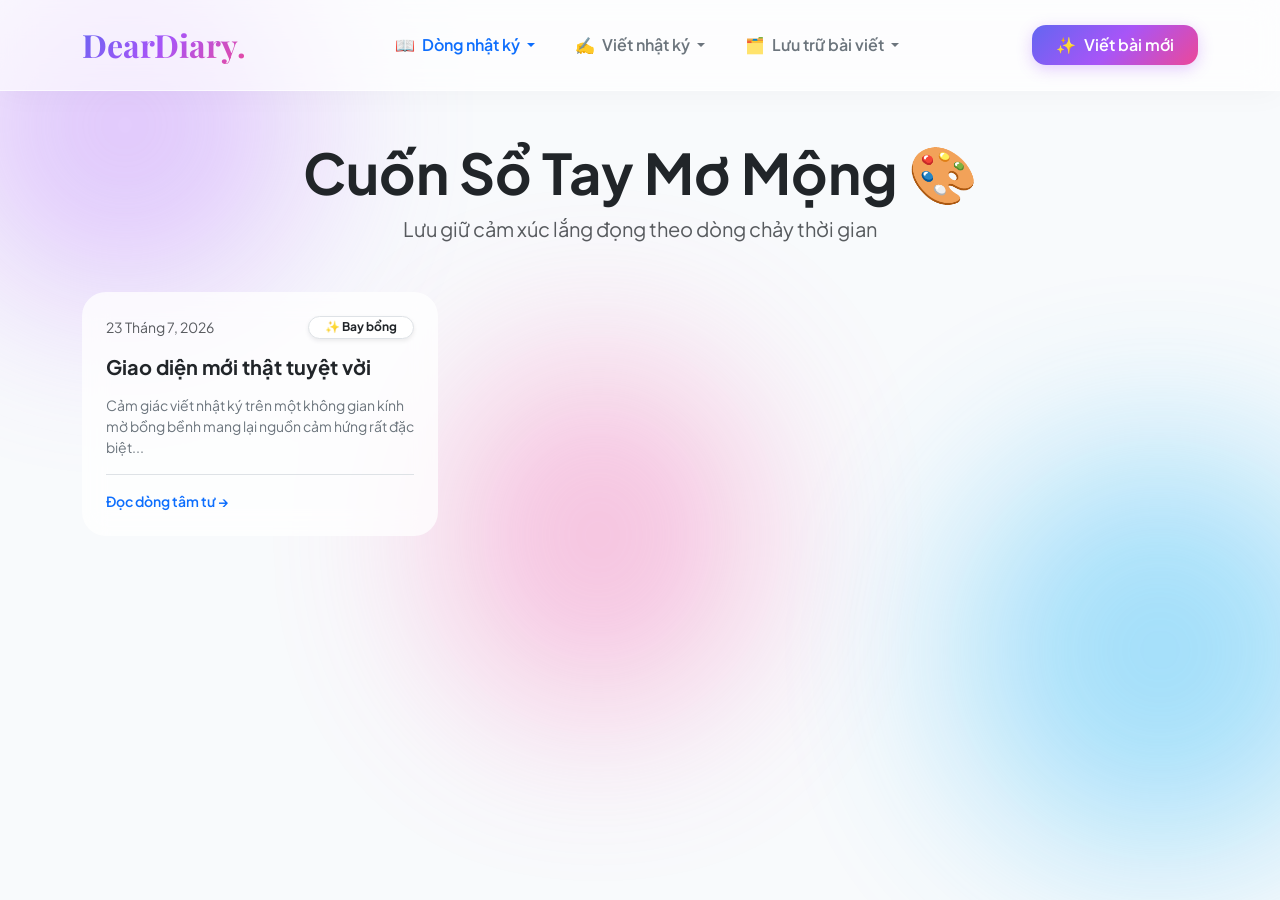
<file: write/post.html>
<!doctype html>
<html lang="vi">
   <head>
      <meta charset="UTF-8" />
      <meta name="viewport" content="width=device-width, initial-scale=1.0" />
      <title>DearDiary - Góc Nhỏ Ký Ức</title>

      <!-- Bootstrap CSS v5.3.8 -->
      <link href="https://cdn.jsdelivr.net/npm/bootstrap@5.3.8/dist/css/bootstrap.min.css" rel="stylesheet" />
      <!-- Google Fonts -->
      <link
         href="https://fonts.googleapis.com/css2?family=Plus+Jakarta+Sans:wght@400;500;600;700&family=Playfair+Display:ital,wght@0,600;1,400&display=swap"
         rel="stylesheet"
      />

      <style>
         :root {
            --primary-gradient: linear-gradient(135deg, #6366f1 0%, #a855f7 50%, #ec4899 100%);
            --glass-bg: rgba(255, 255, 255, 0.75);
            --glass-border: rgba(255, 255, 255, 0.6);
         }

         body {
            font-family: "Plus Jakarta Sans", sans-serif;
            background-color: #f8fafc;
            color: #1e293b;
            overflow-x: hidden;
            position: relative;
            min-height: 100vh;
         }

         /* Đốm sáng bồng bềnh làm nền (Ambient Glow Orbs) */
         .ambient-orb {
            position: fixed;
            border-radius: 50%;
            filter: blur(90px);
            z-index: -1;
            opacity: 0.45;
            animation: floatOrb 12s infinite alternate ease-in-out;
         }
         .orb-1 {
            width: 350px;
            height: 350px;
            background: #c084fc;
            top: -50px;
            left: -50px;
         }
         .orb-2 {
            width: 400px;
            height: 400px;
            background: #38bdf8;
            bottom: 50px;
            right: -80px;
            animation-delay: -5s;
         }
         .orb-3 {
            width: 300px;
            height: 350px;
            background: #f472b6;
            top: 40%;
            left: 35%;
            animation-delay: -3s;
         }

         @keyframes floatOrb {
            0% {
               transform: translate(0, 0) scale(1);
            }
            100% {
               transform: translate(40px, 50px) scale(1.15);
            }
         }

         /* Navbar Thủy Tinh (Glassmorphism Navbar) */
         .navbar-glass {
            background: rgba(255, 255, 255, 0.65) !important;
            backdrop-filter: blur(16px);
            -webkit-backdrop-filter: blur(16px);
            border-bottom: 1px solid var(--glass-border);
            box-shadow: 0 4px 30px rgba(0, 0, 0, 0.03);
         }

         .logo-brand {
            font-family: "Playfair Display", serif;
            background: var(--primary-gradient);
            background-clip: text;
            -webkit-background-clip: text;
            -webkit-text-fill-color: transparent;
            font-weight: 700;
         }

         /* Dropdown Animation Bay Bổng */
         @media (min-width: 992px) {
            .navbar-nav .dropdown:hover .dropdown-menu {
               opacity: 1;
               visibility: visible;
               transform: translateY(0) scale(1);
            }
            .dropdown-menu {
               display: block;
               opacity: 0;
               visibility: hidden;
               transform: translateY(12px) scale(0.95);
               transition: all 0.28s cubic-bezier(0.34, 1.56, 0.64, 1);
            }
         }

         .dropdown-menu {
            border-radius: 20px !important;
            background: rgba(255, 255, 255, 0.9) !important;
            backdrop-filter: blur(12px);
            border: 1px solid var(--glass-border) !important;
            box-shadow: 0 20px 40px rgba(0, 0, 0, 0.08) !important;
            padding: 10px !important;
         }

         .dropdown-item {
            border-radius: 12px;
            padding: 8px 16px;
            transition: all 0.2s cubic-bezier(0.175, 0.885, 0.32, 1.275);
         }
         .dropdown-item:hover {
            background: rgba(99, 102, 241, 0.08) !important;
            color: #6366f1 !important;
            transform: translateX(6px);
         }

         /* Card Nhật ký bồng bềnh (Floating Card Effect) */
         .floating-card {
            background: var(--glass-bg);
            backdrop-filter: blur(12px);
            border: 1px solid var(--glass-border);
            border-radius: 24px !important;
            transition: all 0.35s cubic-bezier(0.34, 1.56, 0.64, 1);
         }

         .floating-card:hover {
            transform: translateY(-8px) scale(1.02);
            box-shadow: 0 20px 35px -10px rgba(99, 102, 241, 0.15) !important;
            border-color: rgba(168, 85, 247, 0.4);
         }

         .btn-gradient {
            background: var(--primary-gradient);
            color: white !important;
            border: none;
            border-radius: 14px;
            transition: all 0.3s ease;
            box-shadow: 0 4px 15px rgba(168, 85, 247, 0.3);
         }

         .btn-gradient:hover {
            transform: scale(1.05);
            box-shadow: 0 8px 25px rgba(168, 85, 247, 0.45);
         }
      </style>
   </head>
   <body>
      <!-- Đốm sáng tạo không gian bay bổng -->
      <div class="ambient-orb orb-1"></div>
      <div class="ambient-orb orb-2"></div>
      <div class="ambient-orb orb-3"></div>

      <!-- NAVBAR THỦY TINH -->
      <nav class="navbar navbar-expand-lg navbar-glass sticky-top py-3">
         <div class="container">
            <a class="navbar-brand logo-brand fs-2" href="../index.html">DearDiary<span>.</span></a>

            <button class="navbar-toggler border-0" type="button" data-bs-toggle="collapse" data-bs-target="#navContent">
               <span class="navbar-toggler-icon"></span>
            </button>

            <div class="collapse navbar-collapse" id="navContent">
               <ul class="navbar-nav mx-auto mb-2 mb-lg-0 gap-lg-2">
                  <!-- DROPDOWN 1: Dòng nhật ký -->
                  <li class="nav-item dropdown">
                     <a
                        class="nav-link dropdown-toggle fw-semibold px-3 text-primary"
                        href="#"
                        id="diaryDropdown"
                        role="button"
                        data-bs-toggle="dropdown"
                     >
                        <span class="me-1">📖</span> Dòng nhật ký
                     </a>
                     <ul class="dropdown-menu border-0">
                        <li>
                           <a class="dropdown-item" href="write/all_post.html"><span>📅</span> Tất cả bài viết</a>
                        </li>
                        <li>
                           <a class="dropdown-item" href="write/favorite_posts.html"><span>⭐</span> Bài viết yêu thích</a>
                        </li>
                        <li><hr class="dropdown-divider" /></li>
                        <li>
                           <a class="dropdown-item" href="write/secret_posts.html"><span>🔒</span> Nhật ký bí mật</a>
                        </li>
                     </ul>
                  </li>

                  <!-- DROPDOWN 2: Viết nhật ký (Đã cập nhật post.html & quick_post.html) -->
                  <li class="nav-item dropdown">
                     <a
                        class="nav-link dropdown-toggle fw-semibold px-3 text-secondary"
                        href="#"
                        id="writeDropdown"
                        role="button"
                        data-bs-toggle="dropdown"
                     >
                        <span class="me-1">✍️</span> Viết nhật ký
                     </a>
                     <ul class="dropdown-menu border-0">
                        <li>
                           <a class="dropdown-item" href="./post.html"><span>📝</span> Viết bài mới</a>
                        </li>
                        <li>
                           <a class="dropdown-item" href="./quick_post.html"><span>⚡</span> Viết nhanh (Short-note)</a>
                        </li>
                        <li><hr class="dropdown-divider" /></li>
                        <li>
                           <a class="dropdown-item" href="./image_diary.html"><span>🖼️</span> Nhật ký hình ảnh</a>
                        </li>
                     </ul>
                  </li>

                  <!-- DROPDOWN 3: Lưu trữ -->
                  <li class="nav-item dropdown">
                     <a
                        class="nav-link dropdown-toggle fw-semibold px-3 text-secondary"
                        href="#"
                        id="archiveDropdown"
                        role="button"
                        data-bs-toggle="dropdown"
                     >
                        <span class="me-1">🗂️</span> Lưu trữ bài viết
                     </a>
                     <ul class="dropdown-menu border-0">
                        <li class="dropdown-header text-uppercase font-monospace fs-7">Theo Thời Gian</li>
                        <li>
                           <a class="dropdown-item" href="storage/archive_post.html#archive-2026-07"><span>🗓️</span> Tháng 7, 2026</a>
                        </li>
                        <li>
                           <a class="dropdown-item" href="storage/archive_post.html#archive-2026-06"><span>🗓️</span> Tháng 6, 2026</a>
                        </li>
                        <li><hr class="dropdown-divider" /></li>
                        <li>
                           <a class="dropdown-item fw-bold text-primary" href="storage/archive_post.html"><span>📁</span> Kho lưu trữ</a>
                        </li>
                     </ul>
                  </li>
               </ul>

               <div class="d-flex">
                  <a href="./post.html" class="btn btn-gradient px-4 py-2 fw-semibold d-flex align-items-center gap-2">
                     <span>✨</span> Viết bài mới
                  </a>
               </div>
            </div>
         </div>
      </nav>

      <!-- NỘI DUNG CHÍNH -->
      <main class="container my-5">
         <header class="text-center my-5">
            <h1 class="display-4 fw-bold font-serif text-dark mb-2">Cuốn Sổ Tay Mơ Mộng 🎨</h1>
            <p class="text-muted fs-5">Lưu giữ cảm xúc lắng đọng theo dòng chảy thời gian</p>
         </header>

         <section class="row g-4" id="diaryGrid">
            <!-- Bài viết 1 -->
            <div class="col-12 col-md-6 col-lg-4">
               <article class="card h-100 p-4 floating-card border-0">
                  <div class="d-flex justify-content-between align-items-center mb-3">
                     <span class="text-muted small">23 Tháng 7, 2026</span>
                     <span class="badge bg-white text-dark border rounded-pill px-3 py-1.5 shadow-sm">✨ Bay bổng</span>
                  </div>
                  <h3 class="h5 fw-bold font-serif text-dark mb-3">Giao diện mới thật tuyệt vời</h3>
                  <p class="text-secondary small flex-grow-1">
                     Cảm giác viết nhật ký trên một không gian kính mờ bồng bềnh mang lại nguồn cảm hứng rất đặc biệt...
                  </p>
                  <div class="border-top pt-3 text-primary fw-semibold small">Đọc dòng tâm tư →</div>
               </article>
            </div>
         </section>
      </main>

      <script src="https://cdn.jsdelivr.net/npm/bootstrap@5.3.8/dist/js/bootstrap.bundle.min.js"></script>
   </body>
</html>
</file>
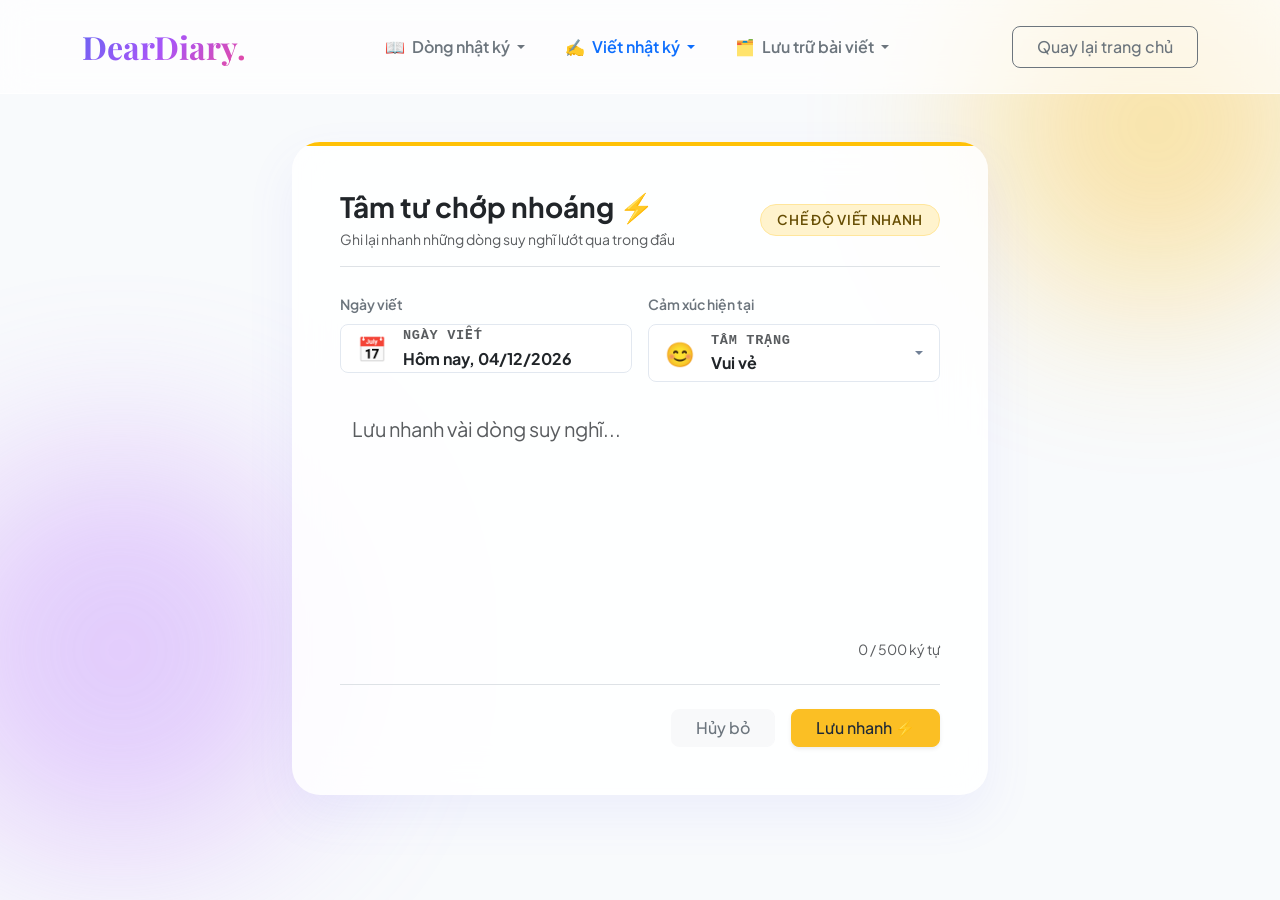
<file: write/quick_post.html>
<!doctype html>
<html lang="vi">
   <head>
      <meta charset="UTF-8" />
      <meta name="viewport" content="width=device-width, initial-scale=1.0" />
      <title>Viết Nhanh Nhật Ký - DearDiary</title>

      <!-- Bootstrap CSS v5.3.8 CDN -->
      <link href="https://cdn.jsdelivr.net/npm/bootstrap@5.3.8/dist/css/bootstrap.min.css" rel="stylesheet" />

      <!-- Google Fonts -->
      <link
         href="https://fonts.googleapis.com/css2?family=Plus+Jakarta+Sans:wght@400;500;600;700&family=Playfair+Display:ital,wght@0,600;1,400&display=swap"
         rel="stylesheet"
      />

      <link rel="stylesheet" href="../assets/style.css" />

      <style>
         :root {
            --primary-gradient: linear-gradient(135deg, #6366f1 0%, #a855f7 50%, #ec4899 100%);
            --glass-bg: rgba(255, 255, 255, 0.85);
            --glass-border: rgba(255, 255, 255, 0.7);
         }

         body {
            font-family: "Plus Jakarta Sans", sans-serif;
            background-color: #f8fafc;
            color: #1e293b;
            min-height: 100vh;
         }

         /* Ambient Orbs */
         .ambient-orb {
            position: fixed;
            border-radius: 50%;
            filter: blur(90px);
            z-index: -1;
            opacity: 0.4;
            animation: floatOrb 12s infinite alternate ease-in-out;
         }
         .orb-1 {
            width: 350px;
            height: 350px;
            background: #fbbf24;
            top: -50px;
            right: -50px;
         }
         .orb-2 {
            width: 400px;
            height: 400px;
            background: #c084fc;
            bottom: 50px;
            left: -80px;
            animation-delay: -5s;
         }

         @keyframes floatOrb {
            0% {
               transform: translate(0, 0) scale(1);
            }
            100% {
               transform: translate(-30px, 40px) scale(1.1);
            }
         }

         /* Navbar Glass */
         .navbar-glass {
            background: rgba(255, 255, 255, 0.65) !important;
            backdrop-filter: blur(16px);
            border-bottom: 1px solid var(--glass-border);
         }

         .logo-brand {
            font-family: "Playfair Display", serif;
            background: var(--primary-gradient);
            background-clip: texts;
            -webkit-background-clip: text;
            -webkit-text-fill-color: transparent;
            font-weight: 700;
         }

         @media (min-width: 992px) {
            .navbar-nav .dropdown:hover .dropdown-menu {
               opacity: 1;
               visibility: visible;
               transform: translateY(0) scale(1);
               pointer-events: auto;
            }
            .dropdown-menu {
               display: block;
               opacity: 0;
               visibility: hidden;
               transform: translateY(12px) scale(0.95);
               transition: all 0.28s cubic-bezier(0.34, 1.56, 0.64, 1);
               pointer-events: none;
            }
         }

         .dropdown-menu {
            border-radius: 20px !important;
            background: rgba(255, 255, 255, 0.9) !important;
            backdrop-filter: blur(12px);
            border: 1px solid var(--glass-border) !important;
            box-shadow: 0 20px 40px rgba(0, 0, 0, 0.08) !important;
            padding: 10px !important;
         }

         .dropdown-item {
            border-radius: 12px;
            padding: 8px 16px;
            font-weight: 500;
            color: #475569;
            transition: all 0.2s ease;
         }
         .dropdown-item:hover {
            background: rgba(99, 102, 241, 0.08) !important;
            color: #6366f1 !important;
            transform: translateX(6px);
         }

         /* Card Viết Nhanh */
         .quick-card {
            background: var(--glass-bg);
            backdrop-filter: blur(20px);
            border: 1px solid var(--glass-border);
            border-radius: 28px !important;
            box-shadow: 0 20px 50px rgba(99, 102, 241, 0.08);
         }

         .quick-textarea {
            background: transparent;
            border: none;
            outline: none;
            box-shadow: none !important;
            resize: none;
            font-size: 1.25rem;
            line-height: 1.7;
         }

         .custom-date-trigger,
         .custom-mood-trigger {
            transition: all 0.2s ease;
            background: rgba(255, 255, 255, 0.9) !important;
         }
         .custom-date-trigger:hover,
         .custom-mood-trigger:hover {
            border-color: #fbbf24 !important;
            transform: translateY(-2px);
         }
      </style>
   </head>
   <body>
      <div class="ambient-orb orb-1"></div>
      <div class="ambient-orb orb-2"></div>

      <!-- NAVBAR THỦY TINH -->
      <nav class="navbar navbar-expand-lg navbar-glass sticky-top py-3">
         <div class="container">
            <a class="navbar-brand logo-brand fs-2" href="../index.html">DearDiary<span>.</span></a>

            <button class="navbar-toggler border-0 shadow-none" type="button" data-bs-toggle="collapse" data-bs-target="#navbarDiaryContent">
               <span class="navbar-toggler-icon"></span>
            </button>

            <div class="collapse navbar-collapse" id="navbarDiaryContent">
               <ul class="navbar-nav mx-auto mb-2 mb-lg-0 gap-lg-2">
                  <!-- DROPDOWN 1: Dòng nhật ký -->
                  <li class="nav-item dropdown">
                     <a
                        class="nav-link dropdown-toggle fw-semibold px-3 text-secondary"
                        href="#"
                        id="diaryDropdown"
                        role="button"
                        data-bs-toggle="dropdown"
                     >
                        <span class="me-1">📖</span> Dòng nhật ký
                     </a>
                     <ul class="dropdown-menu border-0" aria-labelledby="diaryDropdown">
                        <li>
                           <a class="dropdown-item py-2 px-3" href="all_post.html"> <span class="me-2">📅</span> Tất cả bài viết </a>
                        </li>
                        <li>
                           <a class="dropdown-item py-2 px-3" href="favorite_posts.html"> <span class="me-2">⭐</span> Bài viết yêu thích </a>
                        </li>
                        <li><hr class="dropdown-divider my-1" /></li>
                        <li>
                           <a class="dropdown-item py-2 px-3" href="secret_posts.html"> <span class="me-2">🔒</span> Nhật ký bí mật </a>
                        </li>
                     </ul>
                  </li>

                  <!-- DROPDOWN 2: Viết nhật ký (Đang Active ở Viết nhanh) -->
                  <li class="nav-item dropdown">
                     <a
                        class="nav-link dropdown-toggle fw-semibold px-3 text-primary active"
                        href="#"
                        id="writeDropdown"
                        role="button"
                        data-bs-toggle="dropdown"
                     >
                        <span class="me-1">✍️</span> Viết nhật ký
                     </a>
                     <ul class="dropdown-menu border-0" aria-labelledby="writeDropdown">
                        <li>
                           <a class="dropdown-item py-2 px-3" href="post.html"> <span class="me-2">📝</span> Viết bài mới </a>
                        </li>
                        <li>
                           <a class="dropdown-item py-2 px-3 active fw-bold" href="quick_post.html">
                              <span class="me-2">⚡</span> Viết nhanh (Short-note)
                           </a>
                        </li>
                        <li><hr class="dropdown-divider my-1" /></li>
                        <li>
                           <a class="dropdown-item py-2 px-3" href="image_diary.html"> <span class="me-2">🖼️</span> Nhật ký hình ảnh </a>
                        </li>
                     </ul>
                  </li>

                  <!-- DROPDOWN 3: Lưu trữ bài viết -->
                  <li class="nav-item dropdown">
                     <a
                        class="nav-link dropdown-toggle fw-semibold px-3 text-secondary"
                        href="#"
                        id="archiveDropdown"
                        role="button"
                        data-bs-toggle="dropdown"
                     >
                        <span class="me-1">🗂️</span> Lưu trữ bài viết
                     </a>
                     <ul class="dropdown-menu border-0" aria-labelledby="archiveDropdown">
                        <li class="dropdown-header text-uppercase font-monospace fs-7 text-muted px-3 pt-2">Theo Thời Gian</li>
                        <li>
                           <a class="dropdown-item py-2 px-3" href="../storage/archive_post.html#archive-2026-07">
                              <span class="me-2">🗓️</span> Tháng 7, 2026
                           </a>
                        </li>
                        <li>
                           <a class="dropdown-item py-2 px-3" href="../storage/archive_post.html#archive-2026-06">
                              <span class="me-2">🗓️</span> Tháng 6, 2026
                           </a>
                        </li>
                        <li><hr class="dropdown-divider my-1" /></li>
                        <li>
                           <a class="dropdown-item py-2 px-3 fw-bold text-primary" href="../storage/archive_post.html">
                              <span class="me-2">📁</span> Toàn bộ kho lưu trữ
                           </a>
                        </li>
                     </ul>
                  </li>
               </ul>

               <div class="d-flex">
                  <a href="../index.html" class="btn btn-outline-secondary px-4 py-2 rounded-3 fw-medium"> Quay lại trang chủ </a>
               </div>
            </div>
         </div>
      </nav>

      <!-- FORM VIẾT NHANH TỐI GIẢN -->
      <main class="container my-5" style="max-width: 720px">
         <div class="card quick-card border-0 p-4 p-md-5 position-relative overflow-hidden">
            <div class="position-absolute top-0 start-0 w-100 bg-warning" style="height: 4px"></div>

            <header class="mb-4 pb-3 border-bottom d-flex justify-content-between align-items-center flex-wrap gap-2">
               <div>
                  <h1 class="h3 font-serif fw-bold text-dark mb-1">Tâm tư chớp nhoáng ⚡</h1>
                  <p class="text-muted small mb-0">Ghi lại nhanh những dòng suy nghĩ lướt qua trong đầu</p>
               </div>
               <span class="badge bg-warning-subtle text-warning-emphasis border border-warning-subtle rounded-pill px-3 py-2 fs-7 fw-semibold"
                  >CHẾ ĐỘ VIẾT NHANH</span
               >
            </header>

            <form action="#" method="POST" id="quickDiaryForm">
               <!-- Select ngày & Cảm xúc -->
               <div class="row g-3 mb-4">
                  <!-- Ô Chọn ngày Custom -->
                  <div class="col-12 col-md-6 position-relative">
                     <label class="form-label fw-semibold text-secondary small">Ngày viết</label>
                     <div
                        class="custom-date-trigger d-flex align-items-center gap-3 p-2.5 px-3 rounded-3 border bg-white cursor-pointer"
                        id="dateBtn"
                     >
                        <span class="fs-4 text-warning">📅</span>
                        <div class="d-flex flex-column text-start">
                           <span class="text-muted fs-7 fw-semibold text-uppercase font-monospace">Ngày viết</span>
                           <span id="friendlyDateText" class="fw-bold text-dark">Hôm nay, 16/07/2026</span>
                        </div>
                     </div>
                     <input type="hidden" id="diaryDate" name="diary_date" value="" />

                     <div
                        class="calendar-dropdown shadow border rounded-4 bg-white p-3 d-none position-absolute w-100 mt-2 z-3"
                        id="calendarDropdown"
                     >
                        <div class="d-flex justify-content-between align-items-center mb-3">
                           <button type="button" class="btn btn-sm btn-light rounded-circle nav-cal-btn" id="prevMonthBtn">←</button>
                           <h6 class="m-0 fw-bold text-dark font-serif" id="currentMonthYear">Tháng 07, 2026</h6>
                           <button type="button" class="btn btn-sm btn-light rounded-circle nav-cal-btn" id="nextMonthBtn">→</button>
                        </div>
                        <div class="calendar-weekdays d-grid text-center text-muted fw-semibold mb-2">
                           <div>T2</div>
                           <div>T3</div>
                           <div>T4</div>
                           <div>T5</div>
                           <div>T6</div>
                           <div>T7</div>
                           <div class="text-danger">CN</div>
                        </div>
                        <div class="calendar-days d-grid text-center" id="calendarDays"></div>
                     </div>
                  </div>

                  <!-- Dropdown Cảm xúc -->
                  <div class="col-12 col-md-6">
                     <label class="form-label fw-semibold text-secondary small">Cảm xúc hiện tại</label>
                     <div class="dropdown">
                        <button
                           class="btn btn-white w-100 border text-start p-2.5 px-3 rounded-3 d-flex align-items-center justify-content-between dropdown-toggle custom-mood-trigger"
                           type="button"
                           id="moodDropdownBtn"
                           data-bs-toggle="dropdown"
                        >
                           <div class="d-flex align-items-center gap-3">
                              <span class="fs-4" id="currentMoodEmoji">😊</span>
                              <div class="d-flex flex-column">
                                 <span class="text-muted fs-7 fw-semibold text-uppercase font-monospace">Tâm trạng</span>
                                 <span class="fw-bold text-dark" id="currentMoodText">Vui vẻ</span>
                              </div>
                           </div>
                        </button>
                        <input type="hidden" name="mood" id="selectedMood" value="😊 Vui vẻ" />

                        <ul class="dropdown-menu border-0 shadow-sm w-100 p-2 mt-2 rounded-3" aria-labelledby="moodDropdownBtn">
                           <li>
                              <button
                                 class="dropdown-item py-2 px-3 rounded-2 d-flex align-items-center gap-2 mood-option"
                                 type="button"
                                 data-emoji="😊"
                                 data-text="Vui vẻ"
                              >
                                 <span>😊</span> Vui vẻ
                              </button>
                           </li>
                           <li>
                              <button
                                 class="dropdown-item py-2 px-3 rounded-2 d-flex align-items-center gap-2 mood-option"
                                 type="button"
                                 data-emoji="☕"
                                 data-text="Yên bình"
                              >
                                 <span>☕</span> Yên bình
                              </button>
                           </li>
                           <li>
                              <button
                                 class="dropdown-item py-2 px-3 rounded-2 d-flex align-items-center gap-2 mood-option"
                                 type="button"
                                 data-emoji="💪"
                                 data-text="Quyết tâm"
                              >
                                 <span>💪</span> Quyết tâm
                              </button>
                           </li>
                           <li>
                              <button
                                 class="dropdown-item py-2 px-3 rounded-2 d-flex align-items-center gap-2 mood-option"
                                 type="button"
                                 data-emoji="🥳"
                                 data-text="Hào hứng"
                              >
                                 <span>🥳</span> Hào hứng
                              </button>
                           </li>
                           <li><hr class="dropdown-divider mx-2" /></li>
                           <li>
                              <button
                                 class="dropdown-item py-2 px-3 rounded-2 d-flex align-items-center gap-2 mood-option"
                                 type="button"
                                 data-emoji="😢"
                                 data-text="Buồn bã"
                              >
                                 <span>😢</span> Buồn bã
                              </button>
                           </li>
                           <li>
                              <button
                                 class="dropdown-item py-2 px-3 rounded-2 d-flex align-items-center gap-2 mood-option"
                                 type="button"
                                 data-emoji="😴"
                                 data-text="Mệt mỏi"
                              >
                                 <span>😴</span> Mệt mỏi
                              </button>
                           </li>
                        </ul>
                     </div>
                  </div>
               </div>

               <!-- Vùng gõ nội dung -->
               <div class="mb-3 position-relative">
                  <textarea
                     class="form-control quick-textarea font-serif text-dark"
                     id="quickContent"
                     rows="6"
                     maxlength="500"
                     placeholder="Lưu nhanh vài dòng suy nghĩ..."
                     required
                  ></textarea>
               </div>

               <div class="d-flex justify-content-end mb-4">
                  <span class="text-muted small" id="charCounter">0 / 500 ký tự</span>
               </div>

               <div class="d-flex justify-content-end gap-3 border-top pt-4">
                  <a href="../index.html" class="btn btn-light px-4 py-2.5 rounded-3 fw-medium text-secondary">Hủy bỏ</a>
                  <button type="submit" class="btn btn-warning px-4 py-2.5 rounded-3 fw-medium text-dark shadow-sm">Lưu nhanh ⚡</button>
               </div>
            </form>
         </div>
      </main>

      <script src="https://cdn.jsdelivr.net/npm/bootstrap@5.3.8/dist/js/bootstrap.bundle.min.js"></script>
      <script>
         // Xử lý Lịch Custom
         const dateBtn = document.getElementById("dateBtn");
         const calendarDropdown = document.getElementById("calendarDropdown");
         const friendlyDateText = document.getElementById("friendlyDateText");
         const diaryDateInput = document.getElementById("diaryDate");
         const calendarDays = document.getElementById("calendarDays");
         const currentMonthYear = document.getElementById("currentMonthYear");
         const prevMonthBtn = document.getElementById("prevMonthBtn");
         const nextMonthBtn = document.getElementById("nextMonthBtn");

         let currentDate = new Date();
         let selectedDate = new Date();
         let viewDate = new Date();

         function formatFriendlyDate(date) {
            const today = new Date();
            today.setHours(0, 0, 0, 0);
            const targetDate = new Date(date);
            targetDate.setHours(0, 0, 0, 0);
            const diffDays = Math.ceil((targetDate - today) / (1000 * 60 * 60 * 24));
            const day = String(targetDate.getDate()).padStart(2, "0");
            const month = String(targetDate.getMonth() + 1).padStart(2, "0");
            const year = targetDate.getFullYear();
            const formatted = `${day}/${month}/${year}`;

            if (diffDays === 0) return `Hôm nay, ${formatted}`;
            if (diffDays === -1) return `Hôm qua, ${formatted}`;
            if (diffDays === 1) return `Ngày mai, ${formatted}`;
            return formatted;
         }

         function updateFormInputs(date) {
            friendlyDateText.innerText = formatFriendlyDate(date);
            diaryDateInput.value = date.toISOString().split("T")[0];
         }

         function renderCalendar() {
            calendarDays.innerHTML = "";
            const year = viewDate.getFullYear();
            const month = viewDate.getMonth();
            currentMonthYear.innerText = `Tháng ${month + 1}, ${year}`;

            let firstDayIndex = new Date(year, month, 1).getDay();
            firstDayIndex = firstDayIndex === 0 ? 6 : firstDayIndex - 1;
            const totalDays = new Date(year, month + 1, 0).getDate();

            for (let i = 0; i < firstDayIndex; i++) {
               calendarDays.appendChild(document.createElement("div"));
            }

            for (let day = 1; day <= totalDays; day++) {
               const dayDiv = document.createElement("div");
               dayDiv.classList.add("calendar-day");
               dayDiv.innerText = day;
               const thisDate = new Date(year, month, day);

               if (thisDate.toDateString() === selectedDate.toDateString()) dayDiv.classList.add("active");
               if (thisDate.toDateString() === currentDate.toDateString()) dayDiv.classList.add("today");

               dayDiv.onclick = function () {
                  selectedDate = new Date(year, month, day);
                  updateFormInputs(selectedDate);
                  renderCalendar();
                  calendarDropdown.classList.add("d-none");
               };
               calendarDays.appendChild(dayDiv);
            }
         }

         updateFormInputs(selectedDate);
         renderCalendar();

         dateBtn.onclick = (e) => {
            e.stopPropagation();
            calendarDropdown.classList.toggle("d-none");
         };
         document.onclick = (e) => {
            if (!dateBtn.contains(e.target) && !calendarDropdown.contains(e.target)) calendarDropdown.classList.add("d-none");
         };
         prevMonthBtn.onclick = (e) => {
            e.stopPropagation();
            viewDate.setMonth(viewDate.getMonth() - 1);
            renderCalendar();
         };
         nextMonthBtn.onclick = (e) => {
            e.stopPropagation();
            viewDate.setMonth(viewDate.getMonth() + 1);
            renderCalendar();
         };

         // Mood Dropdown
         document.querySelectorAll(".mood-option").forEach((option) => {
            option.onclick = function () {
               const emoji = this.getAttribute("data-emoji");
               const text = this.getAttribute("data-text");
               document.getElementById("currentMoodEmoji").innerText = emoji;
               document.getElementById("currentMoodText").innerText = text;
               document.getElementById("selectedMood").value = `${emoji} ${text}`;
            };
         });

         // Char Counter
         const quickContent = document.getElementById("quickContent");
         const charCounter = document.getElementById("charCounter");
         quickContent.oninput = function () {
            charCounter.innerText = `${this.value.length} / 500 ký tự`;
         };
      </script>
   </body>
</html>
</file>
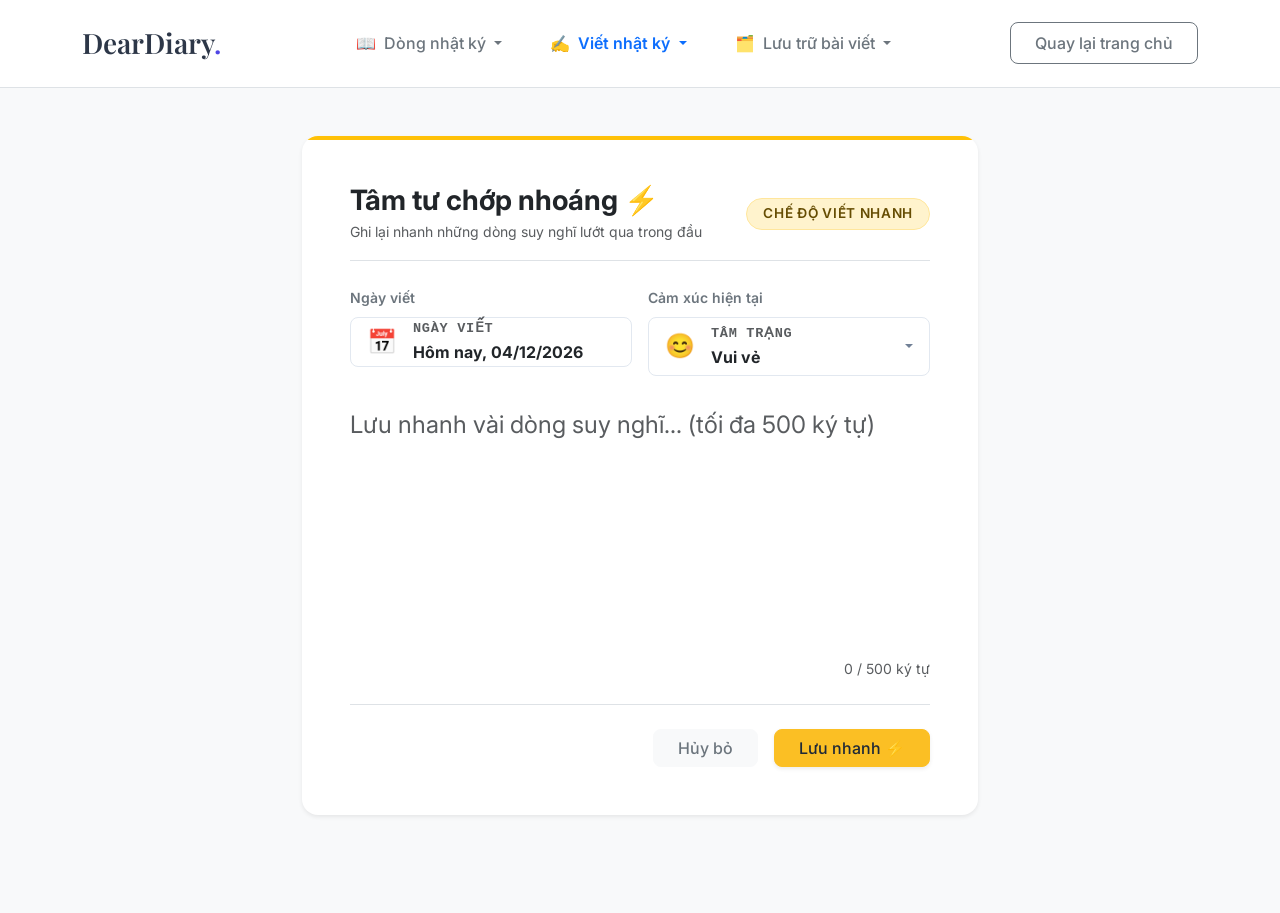
<file: write/quick_write.html>
<!doctype html>
<html lang="vi">
  <head>
    <meta charset="UTF-8" />
    <meta name="viewport" content="width=device-width, initial-scale=1.0" />
    <title>Viết Nhanh Nhật Ký - DearDiary</title>

    <!-- Nhúng Bootstrap CSS v5.3.8 -->
    <link href="https://cdn.jsdelivr.net/npm/bootstrap@5.3.8/dist/css/bootstrap.min.css" rel="stylesheet" />

    <!-- Nhúng font chữ Google Fonts -->
    <link href="https://fonts.googleapis.com/css2?family=Inter:wght@400;500;600&family=Playfair+Display:ital,wght@0,500;0,600;1,400&display=swap" rel="stylesheet" />

    <!-- Liên kết file style.css nằm ở thư mục assets phía ngoài -->
    <link rel="stylesheet" href="../assets/style.css" />
  </head>
  <body class="bg-light">
    <!-- ================= NAVBAR BOOTSTRAP ĐỒNG BỘ 3 DROPDOWN ================= -->
    <nav class="navbar navbar-expand-lg bg-white border-bottom sticky-top py-3">
      <div class="container">
        <!-- Brand Logo -->
        <a class="navbar-brand logo fs-3" href="../index.html">DearDiary<span>.</span></a>

        <!-- Nút Toggle khi thu nhỏ trên di động -->
        <button class="navbar-toggler border-0" type="button" data-bs-toggle="collapse" data-bs-target="#navbarDiaryContent" aria-controls="navbarDiaryContent" aria-expanded="false" aria-label="Toggle navigation">
          <span class="navbar-toggler-icon"></span>
        </button>

        <!-- Các mục điều hướng chính -->
        <div class="collapse navbar-collapse" id="navbarDiaryContent">
          <ul class="navbar-nav mx-auto mb-2 mb-lg-0 gap-lg-3">
            <!-- DROPDOWN 1: Dòng nhật ký -->
            <li class="nav-item dropdown">
              <a class="nav-link dropdown-toggle fw-medium px-3 text-secondary" href="#" id="diaryDropdown" role="button" data-bs-toggle="dropdown" aria-expanded="false"> <span class="me-1">📖</span> Dòng nhật ký </a>
              <ul class="dropdown-menu border-0 shadow-sm mt-2" aria-labelledby="diaryDropdown">
                <li>
                  <a class="dropdown-item py-2 px-3" href="all_post.html"> <span class="me-2">📅</span> Tất cả bài viết </a>
                </li>
                <li>
                  <a class="dropdown-item py-2 px-3" href="favorite_posts.html"> <span class="me-2">⭐</span> Bài viết yêu thích </a>
                </li>
                <li><hr class="dropdown-divider" /></li>
                <li>
                  <a class="dropdown-item py-2 px-3" href="secret_posts.html"> <span class="me-2">🔒</span> Nhật ký bí mật </a>
                </li>
              </ul>
            </li>

            <!-- DROPDOWN 2: Viết nhật ký (Đang Active) -->
            <li class="nav-item dropdown">
              <a class="nav-link dropdown-toggle fw-medium px-3 text-primary active" href="#" id="writeDropdown" role="button" data-bs-toggle="dropdown" aria-expanded="false"> <span class="me-1">✍️</span> Viết nhật ký </a>
              <ul class="dropdown-menu border-0 shadow-sm mt-2" aria-labelledby="writeDropdown">
                <li>
                  <a class="dropdown-item py-2 px-3" href="write.html"> <span class="me-2">📝</span> Viết bài mới </a>
                </li>
                <li>
                  <a class="dropdown-item py-2 px-3 fw-bold text-primary" href="quick_write.html"> <span class="me-2">⚡</span> Viết nhanh (Short-note) </a>
                </li>
                <li><hr class="dropdown-divider" /></li>
                <li>
                  <a class="dropdown-item py-2 px-3" href="image_diary.html"> <span class="me-2">🖼️</span> Nhật ký hình ảnh </a>
                </li>
              </ul>
            </li>

            <!-- DROPDOWN 3: Lưu trữ bài viết -->
            <li class="nav-item dropdown">
              <a class="nav-link dropdown-toggle fw-medium px-3 text-secondary" href="#" id="archiveDropdown" role="button" data-bs-toggle="dropdown" aria-expanded="false"> <span class="me-1">🗂️</span> Lưu trữ bài viết </a>
              <ul class="dropdown-menu border-0 shadow-sm mt-2" aria-labelledby="archiveDropdown">
                <li class="dropdown-header text-uppercase font-monospace fs-7">Theo Thời Gian</li>
                <li>
                  <a class="dropdown-item py-2 px-3" href="#"> <span class="me-2">🗓️</span> Tháng 7, 2026 </a>
                </li>
                <li>
                  <a class="dropdown-item py-2 px-3" href="#"> <span class="me-2">🗓️</span> Tháng 6, 2026 </a>
                </li>
                <li><hr class="dropdown-divider" /></li>
                <li class="dropdown-header text-uppercase font-monospace fs-7">Theo Cảm Xúc</li>
                <li>
                  <a class="dropdown-item py-2 px-3" href="#"> <span class="me-2">😊</span> Bài viết vui vẻ </a>
                </li>
                <li>
                  <a class="dropdown-item py-2 px-3" href="#"> <span class="me-2">☕</span> Bài viết yên bình </a>
                </li>
                <li><hr class="dropdown-divider" /></li>
                <li>
                  <a class="dropdown-item py-2 px-3 fw-medium text-primary" href="#"> <span class="me-2">📁</span> Toàn bộ kho lưu trữ </a>
                </li>
              </ul>
            </li>
          </ul>

          <div class="d-flex">
            <a href="../index.html" class="btn btn-outline-secondary px-4 py-2 rounded-3 fw-medium"> Quay lại trang chủ </a>
          </div>
        </div>
      </div>
    </nav>

    <!-- ================= FORM VIẾT NHANH TỐI GIẢN ================= -->
    <main class="container my-5" style="max-width: 700px">
      <div class="card border-0 shadow-sm rounded-4 p-4 p-md-5 bg-white position-relative overflow-hidden">
        <!-- Điểm nhấn màu sắc tinh tế góc card -->
        <div class="position-absolute top-0 start-0 w-100 bg-warning" style="height: 4px"></div>

        <header class="mb-4 pb-3 border-bottom d-flex justify-content-between align-items-center flex-wrap gap-2">
          <div>
            <h1 class="h3 font-serif fw-bold text-dark mb-1">Tâm tư chớp nhoáng ⚡</h1>
            <p class="text-muted small mb-0">Ghi lại nhanh những dòng suy nghĩ lướt qua trong đầu</p>
          </div>
          <span class="badge bg-warning-subtle text-warning-emphasis border border-warning-subtle rounded-pill px-3 py-2 fs-7 fw-semibold">CHẾ ĐỘ VIẾT NHANH</span>
        </header>

        <form action="#" method="POST" id="quickDiaryForm">
          <!-- 1. Chọn ngày & Chọn cảm xúc dạng Dropdown (Giữ nguyên đồng bộ) -->
          <div class="row g-3 mb-4">
            <!-- Ô Chọn ngày Custom -->
            <div class="col-12 col-md-6 position-relative">
              <label class="form-label fw-semibold text-secondary small">Ngày viết</label>

              <div class="custom-date-trigger d-flex align-items-center gap-3 p-2.5 px-3 rounded-3 border bg-white" id="dateBtn">
                <span class="fs-4 text-warning">📅</span>
                <div class="d-flex flex-column text-start">
                  <span class="text-muted fs-7 fw-semibold text-uppercase font-monospace">Ngày viết</span>
                  <span id="friendlyDateText" class="fw-bold text-dark">Hôm nay, 16/07/2026</span>
                </div>
              </div>

              <input type="hidden" id="diaryDate" name="diary_date" value="" />

              <!-- Bảng lịch thả xuống -->
              <div class="calendar-dropdown shadow border rounded-4 bg-white p-3 d-none" id="calendarDropdown">
                <div class="d-flex justify-content-between align-items-center mb-3">
                  <button type="button" class="btn btn-sm btn-light rounded-circle nav-cal-btn" id="prevMonthBtn">←</button>
                  <h6 class="m-0 fw-bold text-dark font-serif" id="currentMonthYear">Tháng 07, 2026</h6>
                  <button type="button" class="btn btn-sm btn-light rounded-circle nav-cal-btn" id="nextMonthBtn">→</button>
                </div>
                <div class="calendar-weekdays d-grid text-center text-muted fw-semibold mb-2">
                  <div>T2</div>
                  <div>T3</div>
                  <div>T4</div>
                  <div>T5</div>
                  <div>T6</div>
                  <div>T7</div>
                  <div class="text-danger">CN</div>
                </div>
                <div class="calendar-days d-grid text-center" id="calendarDays">
                  <!-- JS tự vẽ ngày -->
                </div>
              </div>
            </div>

            <!-- Dropdown Chọn cảm xúc -->
            <div class="col-12 col-md-6">
              <label class="form-label fw-semibold text-secondary small">Cảm xúc hiện tại</label>
              <div class="dropdown">
                <button class="btn btn-white w-100 border text-start p-2.5 px-3 rounded-3 d-flex align-items-center justify-content-between dropdown-toggle custom-mood-trigger" type="button" id="moodDropdownBtn" data-bs-toggle="dropdown" aria-expanded="false">
                  <div class="d-flex align-items-center gap-3">
                    <span class="fs-4" id="currentMoodEmoji">😊</span>
                    <div class="d-flex flex-column">
                      <span class="text-muted fs-7 fw-semibold text-uppercase font-monospace">Tâm trạng</span>
                      <span class="fw-bold text-dark" id="currentMoodText">Vui vẻ</span>
                    </div>
                  </div>
                </button>

                <input type="hidden" name="mood" id="selectedMood" value="😊 Vui vẻ" />

                <ul class="dropdown-menu border-0 shadow-sm w-100 p-2 mt-2 rounded-3" aria-labelledby="moodDropdownBtn">
                  <li>
                    <button class="dropdown-item py-2 px-3 rounded-2 d-flex align-items-center gap-2 mood-option" type="button" data-emoji="😊" data-text="Vui vẻ"><span>😊</span> Vui vẻ</button>
                  </li>
                  <li>
                    <button class="dropdown-item py-2 px-3 rounded-2 d-flex align-items-center gap-2 mood-option" type="button" data-emoji="☕" data-text="Yên bình"><span>☕</span> Yên bình</button>
                  </li>
                  <li>
                    <button class="dropdown-item py-2 px-3 rounded-2 d-flex align-items-center gap-2 mood-option" type="button" data-emoji="💪" data-text="Quyết tâm"><span>💪</span> Quyết tâm</button>
                  </li>
                  <li>
                    <button class="dropdown-item py-2 px-3 rounded-2 d-flex align-items-center gap-2 mood-option" type="button" data-emoji="🥳" data-text="Hào hứng"><span>🥳</span> Hào hứng</button>
                  </li>
                  <li><hr class="dropdown-divider mx-2" /></li>
                  <li>
                    <button class="dropdown-item py-2 px-3 rounded-2 d-flex align-items-center gap-2 mood-option" type="button" data-emoji="😢" data-text="Buồn bã"><span>😢</span> Buồn bã</button>
                  </li>
                  <li>
                    <button class="dropdown-item py-2 px-3 rounded-2 d-flex align-items-center gap-2 mood-option" type="button" data-emoji="😴" data-text="Mệt mỏi"><span>😴</span> Mệt mỏi</button>
                  </li>
                  <li>
                    <button class="dropdown-item py-2 px-3 rounded-2 d-flex align-items-center gap-2 mood-option" type="button" data-emoji="🤯" data-text="Áp lực"><span>🤯</span> Áp lực</button>
                  </li>
                </ul>
              </div>
            </div>
          </div>

          <!-- 2. Vùng gõ suy nghĩ ngắn (Không tiêu đề) -->
          <div class="mb-3 position-relative">
            <textarea class="form-control border-0 px-0 fs-4 font-serif content-textarea" id="quickContent" rows="6" maxlength="500" placeholder="Lưu nhanh vài dòng suy nghĩ... (tối đa 500 ký tự)" required style="line-height: 1.6"></textarea>
          </div>

          <!-- 3. Bộ đếm ký tự nhỏ xinh -->
          <div class="d-flex justify-content-end mb-4">
            <span class="text-muted small" id="charCounter">0 / 500 ký tự</span>
          </div>

          <!-- 4. Thanh nút bấm -->
          <div class="d-flex justify-content-end gap-3 border-top pt-4">
            <a href="../index.html" class="btn btn-light px-4 py-2.5 rounded-3 fw-medium text-secondary">Hủy bỏ</a>
            <button type="submit" class="btn btn-warning px-4 py-2.5 rounded-3 fw-medium text-dark shadow-sm">Lưu nhanh ⚡</button>
          </div>
        </form>
      </div>
    </main>

    <!-- Nhúng Bootstrap Bundle JS -->
    <script src="https://cdn.jsdelivr.net/npm/bootstrap@5.3.8/dist/js/bootstrap.bundle.min.js"></script>

    <!-- ================= JAVASCRIPT ĐIỀU KHIỂN ================= -->
    <script>
      // --- 1. HỆ THỐNG XỬ LÝ LỊCH CUSTOM ---
      const dateBtn = document.getElementById("dateBtn");
      const calendarDropdown = document.getElementById("calendarDropdown");
      const friendlyDateText = document.getElementById("friendlyDateText");
      const diaryDateInput = document.getElementById("diaryDate");
      const calendarDays = document.getElementById("calendarDays");
      const currentMonthYear = document.getElementById("currentMonthYear");
      const prevMonthBtn = document.getElementById("prevMonthBtn");
      const nextMonthBtn = document.getElementById("nextMonthBtn");

      let currentDate = new Date();
      let selectedDate = new Date();
      let viewDate = new Date();

      function formatFriendlyDate(date) {
        const today = new Date();
        today.setHours(0, 0, 0, 0);
        const targetDate = new Date(date);
        targetDate.setHours(0, 0, 0, 0);

        const diffTime = targetDate - today;
        const diffDays = Math.ceil(diffTime / (1000 * 60 * 60 * 24));

        const day = String(targetDate.getDate()).padStart(2, "0");
        const month = String(targetDate.getMonth() + 1).padStart(2, "0");
        const year = targetDate.getFullYear();
        const formatted = `${day}/${month}/${year}`;

        if (diffDays === 0) return `Hôm nay, ${formatted}`;
        if (diffDays === -1) return `Hôm qua, ${formatted}`;
        if (diffDays === 1) return `Ngày mai, ${formatted}`;

        const daysOfWeek = ["Chủ Nhật", "Thứ Hai", "Thứ Ba", "Thứ Tư", "Thứ Năm", "Thứ Sáu", "Thứ Bảy"];
        return `${daysOfWeek[targetDate.getDay()]}, ${formatted}`;
      }

      function updateFormInputs(date) {
        friendlyDateText.innerText = formatFriendlyDate(date);
        diaryDateInput.value = date.toISOString().split("T")[0];
      }

      function renderCalendar() {
        calendarDays.innerHTML = "";
        const year = viewDate.getFullYear();
        const month = viewDate.getMonth();

        const vnMonths = ["01", "02", "03", "04", "05", "06", "07", "08", "09", "10", "11", "12"];
        currentMonthYear.innerText = `Tháng ${vnMonths[month]}, ${year}`;

        let firstDayIndex = new Date(year, month, 1).getDay();
        firstDayIndex = firstDayIndex === 0 ? 6 : firstDayIndex - 1;
        const totalDays = new Date(year, month + 1, 0).getDate();

        for (let i = 0; i < firstDayIndex; i++) {
          const emptyDiv = document.createElement("div");
          emptyDiv.classList.add("calendar-day", "empty");
          calendarDays.appendChild(emptyDiv);
        }

        for (let day = 1; day <= totalDays; day++) {
          const dayDiv = document.createElement("div");
          dayDiv.classList.add("calendar-day");
          dayDiv.innerText = day;

          const thisDate = new Date(year, month, day);

          if (thisDate.toDateString() === selectedDate.toDateString()) {
            dayDiv.classList.add("active");
          }
          if (thisDate.toDateString() === currentDate.toDateString()) {
            dayDiv.classList.add("today");
          }

          dayDiv.addEventListener("click", function () {
            selectedDate = new Date(year, month, day);
            updateFormInputs(selectedDate);
            renderCalendar();
            calendarDropdown.classList.add("d-none");
          });

          calendarDays.appendChild(dayDiv);
        }
      }

      updateFormInputs(selectedDate);
      renderCalendar();

      dateBtn.addEventListener("click", function (e) {
        e.stopPropagation();
        calendarDropdown.classList.toggle("d-none");
      });

      document.addEventListener("click", function (e) {
        if (!dateBtn.contains(e.target) && !calendarDropdown.contains(e.target)) {
          calendarDropdown.classList.add("d-none");
        }
      });

      prevMonthBtn.addEventListener("click", function (e) {
        e.stopPropagation();
        viewDate.setMonth(viewDate.getMonth() - 1);
        renderCalendar();
      });

      nextMonthBtn.addEventListener("click", function (e) {
        e.stopPropagation();
        viewDate.setMonth(viewDate.getMonth() + 1);
        renderCalendar();
      });

      // --- 2. HỆ THỐNG XỬ LÝ DROPDOWN CẢM XÚC (MOOD) ---
      const moodOptions = document.querySelectorAll(".mood-option");
      const currentMoodEmoji = document.getElementById("currentMoodEmoji");
      const currentMoodText = document.getElementById("currentMoodText");
      const selectedMoodInput = document.getElementById("selectedMood");

      moodOptions.forEach((option) => {
        option.addEventListener("click", function () {
          const emoji = this.getAttribute("data-emoji");
          const text = this.getAttribute("data-text");

          currentMoodEmoji.innerText = emoji;
          currentMoodText.innerText = text;
          selectedMoodInput.value = `${emoji} ${text}`;
        });
      });

      // --- 3. BỘ ĐẾM KÝ TỰ ---
      const quickContent = document.getElementById("quickContent");
      const charCounter = document.getElementById("charCounter");

      quickContent.addEventListener("input", function () {
        const currentLength = this.value.length;
        charCounter.innerText = `${currentLength} / 500 ký tự`;

        // Nếu sắp chạm giới hạn, đổi chữ sang màu đỏ cảnh báo nhẹ
        if (currentLength >= 450) {
          charCounter.classList.remove("text-muted");
          charCounter.classList.add("text-danger", "fw-semibold");
        } else {
          charCounter.classList.remove("text-danger", "fw-semibold");
          charCounter.classList.add("text-muted");
        }
      });

      // Submit Form
      document.getElementById("quickDiaryForm").addEventListener("submit", function (e) {
        e.preventDefault();
        alert(`Lưu nhanh thành công!\nNội dung: "${quickContent.value}"\nNgày: ${diaryDateInput.value}\nCảm xúc: ${selectedMoodInput.value}`);
        window.location.href = "../index.html";
      });
    </script>
  </body>
</html>
</file>
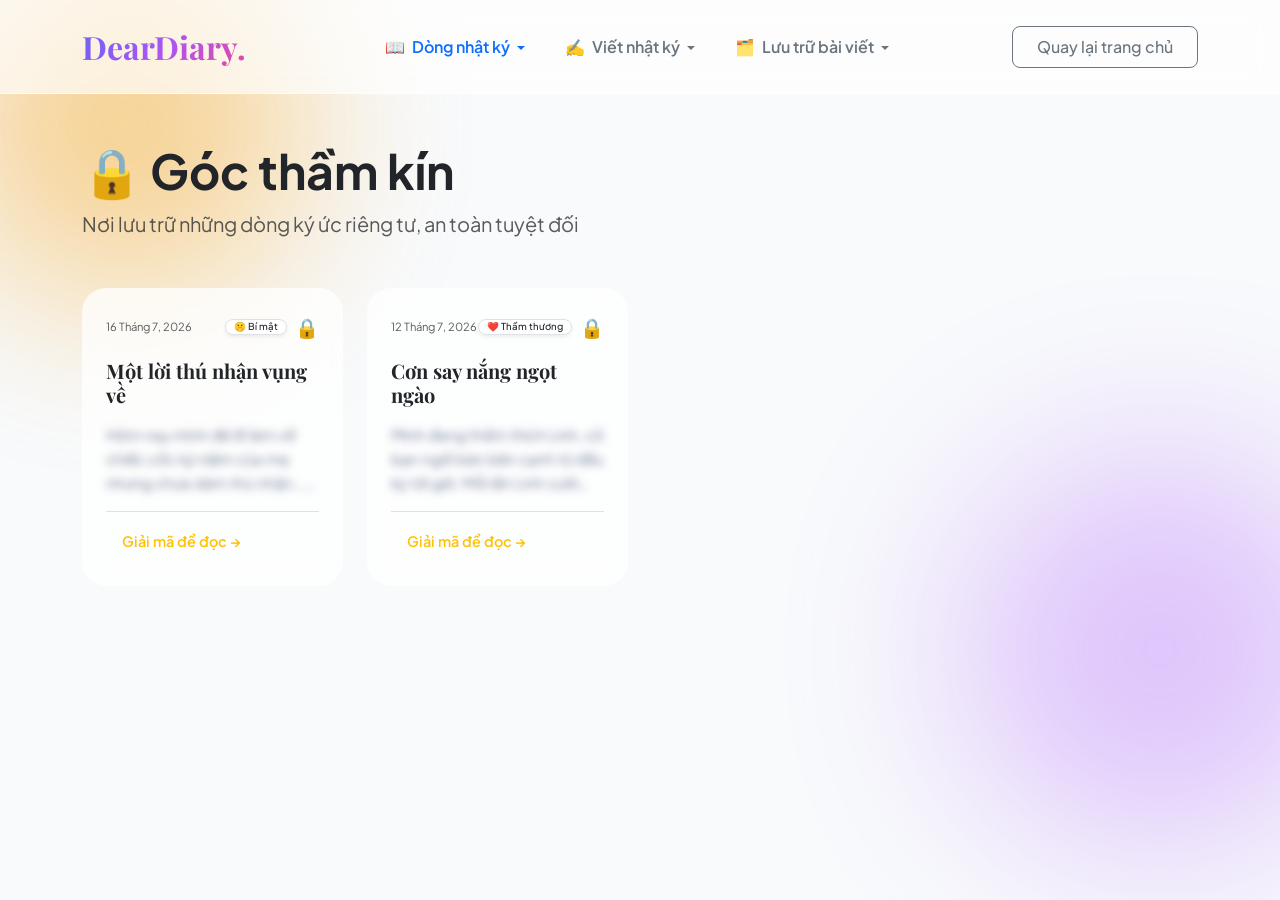
<file: write/secret_posts.html>
<!doctype html>
<html lang="vi">
   <head>
      <meta charset="UTF-8" />
      <meta name="viewport" content="width=device-width, initial-scale=1.0" />
      <title>Nhật Ký Bí Mật - DearDiary</title>

      <!-- Bootstrap CSS v5.3.8 từ CDN chính thức -->
      <link href="https://cdn.jsdelivr.net/npm/bootstrap@5.3.8/dist/css/bootstrap.min.css" rel="stylesheet" />

      <!-- Font chữ Plus Jakarta Sans & Playfair Display -->
      <link
         href="https://fonts.googleapis.com/css2?family=Plus+Jakarta+Sans:wght@400;500;600;700&family=Playfair+Display:ital,wght@0,600;1,400&display=swap"
         rel="stylesheet"
      />

      <!-- File CSS tùy biến -->
      <link rel="stylesheet" href="../assets/style.css" />

      <style>
         :root {
            --primary-gradient: linear-gradient(135deg, #6366f1 0%, #a855f7 50%, #ec4899 100%);
            --glass-bg: rgba(255, 255, 255, 0.75);
            --glass-border: rgba(255, 255, 255, 0.6);
         }

         body {
            font-family: "Plus Jakarta Sans", sans-serif;
            background-color: #f8fafc;
            color: #1e293b;
            overflow-x: hidden;
            min-height: 100vh;
         }

         /* Đốm sáng bồng bềnh làm nền (Ambient Glow Orbs) */
         .ambient-orb {
            position: fixed;
            border-radius: 50%;
            filter: blur(90px);
            z-index: -1;
            opacity: 0.45;
            animation: floatOrb 12s infinite alternate ease-in-out;
         }
         .orb-1 {
            width: 350px;
            height: 350px;
            background: #f59e0b;
            top: -50px;
            left: -50px;
         }
         .orb-2 {
            width: 400px;
            height: 400px;
            background: #c084fc;
            bottom: 50px;
            right: -80px;
            animation-delay: -5s;
         }

         @keyframes floatOrb {
            0% {
               transform: translate(0, 0) scale(1);
            }
            100% {
               transform: translate(40px, 50px) scale(1.15);
            }
         }

         /* Navbar Thủy Tinh (Glassmorphism Navbar) */
         .navbar-glass {
            background: rgba(255, 255, 255, 0.65) !important;
            backdrop-filter: blur(16px);
            -webkit-backdrop-filter: blur(16px);
            border-bottom: 1px solid var(--glass-border);
         }

         .logo-brand {
            font-family: "Playfair Display", serif;
            background: var(--primary-gradient);
            background-clip: text;
            -webkit-background-clip: text;
            -webkit-text-fill-color: transparent;
            font-weight: 700;
         }

         /* Dropdown Animation Bay Bổng */
         @media (min-width: 992px) {
            .navbar-nav .dropdown:hover .dropdown-menu {
               opacity: 1;
               visibility: visible;
               transform: translateY(0) scale(1);
               pointer-events: auto;
            }
            .dropdown-menu {
               display: block;
               opacity: 0;
               visibility: hidden;
               transform: translateY(12px) scale(0.95);
               transition: all 0.28s cubic-bezier(0.34, 1.56, 0.64, 1);
               pointer-events: none;
            }
         }

         .dropdown-menu {
            border-radius: 20px !important;
            background: rgba(255, 255, 255, 0.9) !important;
            backdrop-filter: blur(12px);
            border: 1px solid var(--glass-border) !important;
            box-shadow: 0 20px 40px rgba(0, 0, 0, 0.08) !important;
            padding: 10px !important;
         }

         .dropdown-item {
            border-radius: 12px;
            padding: 8px 16px;
            font-weight: 500;
            color: #475569;
            transition: all 0.2s ease;
         }
         .dropdown-item:hover {
            background: rgba(99, 102, 241, 0.08) !important;
            color: #6366f1 !important;
            transform: translateX(6px);
         }

         .dropdown-toggle::after {
            transition: transform 0.25s ease;
            vertical-align: middle;
         }
         .dropdown:hover .dropdown-toggle::after,
         .dropdown-toggle[aria-expanded="true"]::after {
            transform: rotate(180deg);
         }

         /* Floating Card cho Nhật Ký Bí Mật */
         .secret-card {
            background: var(--glass-bg);
            backdrop-filter: blur(12px);
            border: 1px solid var(--glass-border);
            border-radius: 24px !important;
            transition: all 0.35s cubic-bezier(0.34, 1.56, 0.64, 1);
            cursor: pointer;
         }

         .secret-card:hover {
            transform: translateY(-8px) scale(1.02);
            border-color: #f59e0b !important;
            box-shadow: 0 20px 35px -10px rgba(245, 158, 11, 0.2) !important;
         }

         .secret-preview {
            color: #64748b !important;
            filter: blur(4px);
            user-select: none;
            transition: filter 0.3s ease;
         }

         .secret-card:hover .secret-preview {
            filter: blur(2.5px);
         }

         .lock-icon {
            font-size: 1.2rem;
            color: #f59e0b;
            transition: transform 0.3s ease;
         }
         .secret-card:hover .lock-icon {
            transform: rotate(-15deg) scale(1.2);
         }

         /* PIN Input */
         .pin-input {
            letter-spacing: 0.5em;
            text-align: center;
            font-size: 1.5rem;
            font-weight: bold;
            max-width: 160px;
            margin: 0 auto;
            border: 2px solid #e2e8f0 !important;
            background-color: #f8fafc !important;
            color: #1e293b !important;
            border-radius: 14px;
         }
         .pin-input:focus {
            border-color: #f59e0b !important;
            box-shadow: 0 0 0 0.25rem rgba(245, 158, 11, 0.15) !important;
            background-color: #ffffff !important;
         }
      </style>
   </head>
   <body>
      <div class="ambient-orb orb-1"></div>
      <div class="ambient-orb orb-2"></div>

      <!-- NAVBAR THỦY TINH -->
      <nav class="navbar navbar-expand-lg navbar-glass sticky-top py-3">
         <div class="container">
            <a class="navbar-brand logo-brand fs-2" href="../index.html">DearDiary<span>.</span></a>

            <button class="navbar-toggler border-0 shadow-none" type="button" data-bs-toggle="collapse" data-bs-target="#navbarDiaryContent">
               <span class="navbar-toggler-icon"></span>
            </button>

            <div class="collapse navbar-collapse" id="navbarDiaryContent">
               <ul class="navbar-nav mx-auto mb-2 mb-lg-0 gap-lg-2">
                  <!-- DROPDOWN 1: Dòng nhật ký (Đang Active ở mục Nhật ký bí mật) -->
                  <li class="nav-item dropdown">
                     <a
                        class="nav-link dropdown-toggle fw-semibold px-3 active text-primary"
                        href="#"
                        id="diaryDropdown"
                        role="button"
                        data-bs-toggle="dropdown"
                     >
                        <span class="me-1">📖</span> Dòng nhật ký
                     </a>
                     <ul class="dropdown-menu border-0" aria-labelledby="diaryDropdown">
                        <li>
                           <a class="dropdown-item py-2 px-3" href="all_post.html"> <span class="me-2">📅</span> Tất cả bài viết </a>
                        </li>
                        <li>
                           <a class="dropdown-item py-2 px-3" href="favorite_posts.html"> <span class="me-2">⭐</span> Bài viết yêu thích </a>
                        </li>
                        <li><hr class="dropdown-divider my-1" /></li>
                        <li>
                           <a class="dropdown-item py-2 px-3 active fw-bold" href="secret_posts.html">
                              <span class="me-2">🔒</span> Nhật ký bí mật
                           </a>
                        </li>
                     </ul>
                  </li>

                  <!-- DROPDOWN 2: Viết nhật ký -->
                  <li class="nav-item dropdown">
                     <a
                        class="nav-link dropdown-toggle fw-semibold px-3 text-secondary"
                        href="#"
                        id="writeDropdown"
                        role="button"
                        data-bs-toggle="dropdown"
                     >
                        <span class="me-1">✍️</span> Viết nhật ký
                     </a>
                     <ul class="dropdown-menu border-0" aria-labelledby="writeDropdown">
                        <li>
                           <a class="dropdown-item py-2 px-3" href="post.html"> <span class="me-2">📝</span> Viết bài mới </a>
                        </li>
                        <li>
                           <a class="dropdown-item py-2 px-3" href="quick_post.html"> <span class="me-2">⚡</span> Viết nhanh (Short-note) </a>
                        </li>
                        <li><hr class="dropdown-divider my-1" /></li>
                        <li>
                           <a class="dropdown-item py-2 px-3" href="image_diary.html"> <span class="me-2">🖼️</span> Nhật ký hình ảnh </a>
                        </li>
                     </ul>
                  </li>

                  <!-- DROPDOWN 3: Lưu trữ bài viết -->
                  <li class="nav-item dropdown">
                     <a
                        class="nav-link dropdown-toggle fw-semibold px-3 text-secondary"
                        href="#"
                        id="archiveDropdown"
                        role="button"
                        data-bs-toggle="dropdown"
                     >
                        <span class="me-1">🗂️</span> Lưu trữ bài viết
                     </a>
                     <ul class="dropdown-menu border-0" aria-labelledby="archiveDropdown">
                        <li class="dropdown-header text-uppercase font-monospace fs-7 text-muted px-3 pt-2">Theo Thời Gian</li>
                        <li>
                           <a class="dropdown-item py-2 px-3" href="../storage/archive_post.html#archive-2026-07">
                              <span class="me-2">🗓️</span> Tháng 7, 2026
                           </a>
                        </li>
                        <li>
                           <a class="dropdown-item py-2 px-3" href="../storage/archive_post.html#archive-2026-06">
                              <span class="me-2">🗓️</span> Tháng 6, 2026
                           </a>
                        </li>
                        <li><hr class="dropdown-divider my-1" /></li>
                        <li>
                           <a class="dropdown-item py-2 px-3 fw-bold text-primary" href="../storage/archive_post.html">
                              <span class="me-2">📁</span> Toàn bộ kho lưu trữ
                           </a>
                        </li>
                     </ul>
                  </li>
               </ul>

               <div class="d-flex">
                  <a href="../index.html" class="btn btn-outline-secondary px-4 py-2 rounded-3 fw-medium"> Quay lại trang chủ </a>
               </div>
            </div>
         </div>
      </nav>

      <!-- NỘI DUNG CHÍNH -->
      <main class="container my-5">
         <header class="mb-5 text-center text-md-start">
            <h1 class="display-5 fw-bold font-serif text-dark d-flex align-items-center justify-content-center justify-content-md-start gap-2">
               <span class="text-warning">🔒</span> Góc thầm kín
            </h1>
            <p class="text-muted fs-5">Nơi lưu trữ những dòng ký ức riêng tư, an toàn tuyệt đối</p>
         </header>

         <section class="row g-4" id="diaryGrid">
            <!-- Bài viết bí mật 1 -->
            <div class="col-12 col-md-6 col-lg-4 col-xl-3">
               <article
                  class="card h-100 diary-card secret-card p-4 border-0"
                  data-secret-content="Hôm nay mình đã lỡ làm vỡ chiếc cốc kỷ niệm của mẹ nhưng chưa dám thú nhận... Hy vọng mẹ không phát hiện ra quá sớm."
               >
                  <div class="card-meta d-flex justify-content-between align-items-center mb-3">
                     <span class="date text-muted small">16 Tháng 7, 2026</span>
                     <div class="d-flex align-items-center gap-2">
                        <span class="mood badge bg-white text-dark border rounded-pill px-2.5 py-1.5 shadow-sm">🤫 Bí mật</span>
                        <span class="lock-icon">🔒</span>
                     </div>
                  </div>
                  <h3 class="card-title h5 fw-bold font-serif mb-3 text-dark">Một lời thú nhận vụng về</h3>
                  <p class="card-preview secret-preview flex-grow-1 mb-3">
                     Hôm nay mình đã lỡ làm vỡ chiếc cốc kỷ niệm của mẹ nhưng chưa dám thú nhận... Hy vọng mẹ không phát hiện ra quá sớm.
                  </p>
                  <div class="card-footer border-top pt-3 bg-transparent">
                     <span class="btn-text text-warning fw-semibold small">Giải mã để đọc →</span>
                  </div>
               </article>
            </div>

            <!-- Bài viết bí mật 2 -->
            <div class="col-12 col-md-6 col-lg-4 col-xl-3">
               <article
                  class="card h-100 diary-card secret-card p-4 border-0"
                  data-secret-content="Mình đang thầm thích Linh, cô bạn ngồi bàn bên cạnh từ đầu kỳ tới giờ. Mỗi lần Linh cười làm tim mình đập loạn nhịp, phải viết ngay vào đây kẻo nổ tung mất!"
               >
                  <div class="card-meta d-flex justify-content-between align-items-center mb-3">
                     <span class="date text-muted small">12 Tháng 7, 2026</span>
                     <div class="d-flex align-items-center gap-2">
                        <span class="mood badge bg-white text-dark border rounded-pill px-2.5 py-1.5 shadow-sm">❤️ Thầm thương</span>
                        <span class="lock-icon">🔒</span>
                     </div>
                  </div>
                  <h3 class="card-title h5 fw-bold font-serif mb-3 text-dark">Cơn say nắng ngọt ngào</h3>
                  <p class="card-preview secret-preview flex-grow-1 mb-3">
                     Mình đang thầm thích Linh, cô bạn ngồi bàn bên cạnh từ đầu kỳ tới giờ. Mỗi lần Linh cười làm tim mình đập loạn nhịp, phải viết
                     ngay vào đây kẻo nổ tung mất!
                  </p>
                  <div class="card-footer border-top pt-3 bg-transparent">
                     <span class="btn-text text-warning fw-semibold small">Giải mã để đọc →</span>
                  </div>
               </article>
            </div>
         </section>
      </main>

      <!-- MODAL XEM NHANH / MÀN HÌNH KHÓA -->
      <div class="modal-overlay" id="diaryModal">
         <div class="modal-content bg-white border-0 shadow-lg rounded-4" style="max-width: 500px">
            <button class="modal-close text-dark" id="closeModalBtn">&times;</button>
            <div class="modal-body text-center py-4" id="modalBody">
               <!-- Màn hình khóa PIN -->
               <div id="lockScreen">
                  <span class="fs-1 mb-3 d-inline-block">🔒</span>
                  <h3 class="font-serif fw-bold text-dark mb-2">Nhập mã giải khóa</h3>
                  <p class="text-muted small mb-4">Nhật ký này đang được bảo mật. Vui lòng nhập mã PIN để xem nội dung.</p>
                  <div class="mb-3">
                     <input type="password" class="form-control pin-input" id="pinCode" maxlength="4" placeholder="••••" autocomplete="off" />
                  </div>
                  <div class="text-danger small d-none mb-3" id="pinError">Mã PIN chưa chính xác! Vui lòng thử lại.</div>
                  <p class="text-muted fs-7 mb-4">
                     <em>(💡 Gợi ý mã PIN mẫu: <strong class="text-warning">1234</strong>)</em>
                  </p>
                  <button type="button" class="btn btn-warning px-4 py-2 rounded-3 text-dark fw-bold" id="unlockBtn">Mở khóa 🔓</button>
               </div>

               <!-- Nội dung giải mã -->
               <div id="secretPostContent" class="d-none text-start">
                  <div class="modal-meta-row mb-3 d-flex gap-3 text-muted small">
                     <span id="modalDate"></span>
                     <span id="modalMood" class="badge bg-light text-dark border"></span>
                  </div>
                  <h2 class="modal-title text-dark font-serif fw-bold mb-4" id="modalTitle">Tiêu đề</h2>
                  <div class="modal-text fs-5 font-serif lh-lg text-secondary" id="modalText"></div>
                  <div class="border-top pt-3 mt-4 text-center">
                     <span class="badge bg-success-subtle text-success border border-success-subtle rounded-pill px-3 py-2 fs-7 fw-semibold"
                        >🔑 ĐÃ GIẢI MÃ THÀNH CÔNG</span
                     >
                  </div>
               </div>
            </div>
         </div>
      </div>

      <script src="https://cdn.jsdelivr.net/npm/bootstrap@5.3.8/dist/js/bootstrap.bundle.min.js"></script>
      <script>
         const modal = document.getElementById("diaryModal");
         const closeModalBtn = document.getElementById("closeModalBtn");

         const lockScreen = document.getElementById("lockScreen");
         const secretPostContent = document.getElementById("secretPostContent");

         const pinCodeInput = document.getElementById("pinCode");
         const pinError = document.getElementById("pinError");
         const unlockBtn = document.getElementById("unlockBtn");

         const modalDate = document.getElementById("modalDate");
         const modalMood = document.getElementById("modalMood");
         const modalTitle = document.getElementById("modalTitle");
         const modalText = document.getElementById("modalText");

         let pendingData = null;

         document.getElementById("diaryGrid").addEventListener("click", function (e) {
            const card = e.target.closest(".diary-card");
            if (!card) return;

            pendingData = {
               title: card.querySelector(".card-title").innerText,
               date: card.querySelector(".date").innerText,
               mood: card.querySelector(".mood").innerText,
               content: card.getAttribute("data-secret-content"),
            };

            pinCodeInput.value = "";
            pinError.classList.add("d-none");
            lockScreen.classList.remove("d-none");
            secretPostContent.classList.add("d-none");

            modal.classList.add("show");
            document.body.style.overflow = "hidden";
            setTimeout(() => pinCodeInput.focus(), 300);
         });

         function attemptUnlock() {
            const pin = pinCodeInput.value;
            if (pin === "1234") {
               pinError.classList.add("d-none");
               lockScreen.classList.add("d-none");
               secretPostContent.classList.remove("d-none");

               modalDate.innerText = pendingData.date;
               modalMood.innerText = pendingData.mood;
               modalTitle.innerText = pendingData.title;
               modalText.innerHTML = `<p>${pendingData.content}</p>`;
            } else {
               pinError.classList.remove("d-none");
               pinCodeInput.value = "";
               pinCodeInput.focus();
            }
         }

         unlockBtn.addEventListener("click", attemptUnlock);

         pinCodeInput.addEventListener("keydown", function (e) {
            if (e.key === "Enter") attemptUnlock();
         });

         function closeModal() {
            modal.classList.remove("show");
            document.body.style.overflow = "";
         }

         closeModalBtn.addEventListener("click", closeModal);
         modal.addEventListener("click", function (e) {
            if (e.target === modal) closeModal();
         });
         document.addEventListener("keydown", function (e) {
            if (e.key === "Escape" && modal.classList.contains("show")) closeModal();
         });
      </script>
   </body>
</html>
</file>
<file: assets/style.css>
/* --- 1. Reset CSS & Biến dùng chung --- */
* { margin: 0; padding: 0; box-sizing: border-box; }
:root { --bg-color: #FAF9F6; /* Màu nền trắng kem ấm áp, đỡ mỏi mắt */
    --card-bg: #FFFFFF; /* Màu nền thẻ bài viết */
    --text-main: #2D3748; /* Màu chữ chính xám đậm dễ đọc */
    --text-muted: #718096; /* Màu chữ phụ xám nhạt */
    --accent-color: #4A5568; /* Màu điểm nhấn (nút bấm, logo) */
    --primary-color: #4F46E5; /* Màu xanh dịu cho nút nổi bật */
    --border-color: #E2E8F0; /* Màu đường viền */
    --font-sans: 'Inter', sans-serif; --font-serif: 'Playfair Display', Georgia, serif; }
body { background-color: var(--bg-color); color: var(--text-main); font-family: var(--font-sans); line-height: 1.6; padding-bottom: 50px; }
/* --- 2. Thanh điều hướng (Navbar) --- */
.navbar { background-color: var(--card-bg); border-bottom: 1px solid var(--border-color); position: sticky; top: 0; z-index: 100; }
.nav-container { max-width: 1000px; margin: 0 auto; padding: 15px 20px; display: flex; justify-content: space-between; align-items: center; }
.logo { font-family: var(--font-serif); font-size: 1.5rem; font-weight: 600; text-decoration: none; color: var(--text-main); }
.logo span { color: var(--primary-color); }
/* Nút viết bài mới */
.btn-primary { background-color: var(--primary-color); color: white; border: none; padding: 10px 18px; border-radius: 8px; font-size: 0.9rem; font-weight: 500; cursor: pointer; /* Hiện bàn tay khi rê chuột */
    display: flex; align-items: center; gap: 8px; transition: background 0.2s ease; }
.btn-primary:hover { background-color: #4338CA; }
/* --- 3. Bố cục chính --- */
.main-container { max-width: 1000px; margin: 40px auto 0; padding: 0 20px; }
.main-header { margin-bottom: 40px; }
.main-header h1 { font-family: var(--font-serif); font-size: 2.5rem; color: var(--text-main); margin-bottom: 8px; }
.subtitle { color: var(--text-muted); font-size: 1.1rem; }
/* --- 4. Thiết kế lưới bài viết (Diary Grid) --- */
.diary-grid { display: grid; grid-template-columns: repeat(auto-fill, minmax(300px, 1fr)); gap: 25px; }
.diary-card { background-color: var(--card-bg); border: 1px solid var(--border-color); border-radius: 12px; padding: 24px; display: flex; flex-direction: column; justify-content: space-between; transition: transform 0.2s ease, box-shadow 0.2s ease; cursor: pointer; /* HIỆN BÀN TAY CHO TOÀN BỘ THẺ NHẬT KÝ */ }
.diary-card:hover { transform: translateY(-4px); box-shadow: 0 10px 20px rgba(0,0,0,0.05); }
.card-meta { display: flex; justify-content: space-between; font-size: 0.8rem; color: var(--text-muted); margin-bottom: 12px; }
.mood { background-color: #EDF2F7; padding: 2px 8px; border-radius: 12px; font-weight: 500; }
.card-title { font-family: var(--font-serif); font-size: 1.25rem; margin-bottom: 12px; color: var(--text-main); }
.card-preview { font-size: 0.95rem; color: var(--text-muted); margin-bottom: 20px; display: -webkit-box; line-clamp: 2; -webkit-line-clamp: 3; -webkit-box-orient: vertical; overflow: hidden; cursor: pointer; }
.card-footer { border-top: 1px dashed var(--border-color); padding-top: 12px; }
.btn-text { color: var(--primary-color); text-decoration: none; font-size: 0.9rem; font-weight: 500; cursor: pointer; /* HIỆN BÀN TAY CHO CHỮ "Đọc chi tiết" */ }
.btn-text:hover { text-decoration: underline; }
/* --- 5. Giao diện Modal Preview (Popup kiểu Facebook) --- */
.modal-overlay { position: fixed; top: 0; left: 0; width: 100%; height: 100%; background-color: rgba(0, 0, 0, 0.5); /* Tối nền phía sau */
    backdrop-filter: blur(4px); /* Làm mờ hậu cảnh */
    display: flex; justify-content: center; align-items: center; z-index: 1000; opacity: 0; visibility: hidden; transition: all 0.3s ease-in-out; }
.modal-overlay.show { opacity: 1; visibility: visible; }
.modal-content { background-color: var(--card-bg); width: 90%; max-width: 650px; border-radius: 16px; box-shadow: 0 20px 25px -5px rgba(0, 0, 0, 0.1), 0 10px 10px -5px rgba(0, 0, 0, 0.04); position: relative; padding: 35px; transform: translateY(-20px); transition: transform 0.3s ease-in-out; max-height: 85vh; overflow-y: auto; }
.modal-overlay.show .modal-content { transform: translateY(0); }
/* Nút Đóng (X) */
.modal-close { position: absolute; top: 20px; right: 25px; background: none; border: none; font-size: 1.8rem; color: var(--text-muted); cursor: pointer; /* Hiện bàn tay cho nút đóng */
    transition: color 0.2s; line-height: 1; }
.modal-close:hover { color: var(--text-main); }
/* Chi tiết nội dung bên trong modal */
.modal-meta-row { display: flex; gap: 15px; align-items: center; font-size: 0.85rem; color: var(--text-muted); margin-bottom: 15px; }
.modal-mood { background-color: #EDF2F7; padding: 2px 8px; border-radius: 12px; font-weight: 500; color: var(--text-main); }
.modal-title { font-family: var(--font-serif); font-size: 1.8rem; color: var(--text-main); line-height: 1.3; margin-bottom: 20px; }
.modal-text { font-family: var(--font-serif); font-size: 1.1rem; color: var(--text-main); line-height: 1.8; }
.modal-text p { margin-bottom: 15px; }
.modal-note { font-size: 0.9rem; color: var(--text-muted); margin-top: 30px; border-top: 1px solid var(--border-color); padding-top: 15px; }
/* Thêm/Sửa đổi phần này trong style.css để đồng nhất với Bootstrap */
.logo { font-family: var(--font-serif); font-weight: 600; text-decoration: none; color: var(--text-main); }
.logo span { color: var(--primary-color); }
/* Tinh chỉnh màu nút viết bài mới theo Bootstrap */
.btn-primary-custom { background-color: var(--primary-color) !important; border-color: var(--primary-color) !important; font-size: 0.9rem; }
.btn-primary-custom:hover { background-color: #4338CA !important; }
/* Làm đẹp hơn cho các link menu trên Header */
.navbar-nav .nav-link { color: var(--text-muted); transition: color 0.2s ease; }
.navbar-nav .nav-link:hover, 
.navbar-nav .nav-link.active { color: var(--primary-color) !important; }
/* Thêm/Sửa đổi phần này trong style.css để đồng nhất với Bootstrap */
.logo { font-family: var(--font-serif); font-weight: 600; text-decoration: none; color: var(--text-main); }
.logo span { color: var(--primary-color); }
/* Tinh chỉnh màu nút viết bài mới theo Bootstrap */
.btn-primary-custom { background-color: var(--primary-color) !important; border-color: var(--primary-color) !important; font-size: 0.9rem; }
.btn-primary-custom:hover { background-color: #4338CA !important; }
/* Làm đẹp hơn cho các link menu trên Header */
.navbar-nav .nav-link { color: var(--text-muted); transition: color 0.2s ease; }
.navbar-nav .nav-link:hover, 
.navbar-nav .nav-link.active { color: var(--primary-color) !important; }
/* --- Tinh chỉnh thêm cho trang Viết nhật ký (post.html) --- */
/* Ô input tiêu đề không viền, khi focus không bị bóng xanh mặc định */
.title-input:focus,
.content-textarea:focus { outline: none !important; box-shadow: none !important; background-color: transparent !important; }
/* Tinh chỉnh phần chọn cảm xúc (Mood buttons) */
.mood-btn { transition: all 0.2s ease-in-out; }
.mood-btn.active { background-color: var(--primary-color) !important; border-color: var(--primary-color) !important; color: white !important; }
.mood-btn:hover:not(.active) { background-color: #f3f4f6 !important; border-color: #cbd5e1 !important; }
/* Khung kéo thả ảnh */
.image-upload-wrapper { border: 2px dashed #cbd5e1 !important; transition: border-color 0.2s; }
.image-upload-wrapper:hover { border-color: var(--primary-color) !important; }
/* Trải nghiệm soạn thảo nội dung */
.content-textarea { resize: none; /* Khóa không cho người dùng kéo giãn khung textarea */ }
/* --- Tinh chỉnh ô chọn ngày viết độc đáo --- */
.custom-date-wrapper { cursor: pointer; }
.custom-date-card { border-color: #e2e8f0 !important; transition: all 0.25s cubic-bezier(0.4, 0, 0.2, 1); }
/* Hiệu ứng khi di chuột qua thẻ lịch */
.custom-date-wrapper:hover .custom-date-card { border-color: var(--primary-color) !important; box-shadow: 0 4px 12px rgba(79, 70, 229, 0.08); transform: translateY(-1px); }
/* Định dạng chữ nhỏ phía trên ngày */
.fs-7 { font-size: 0.7rem !important; letter-spacing: 0.05em; }
/* --- TRANG TRÍ BỘ LỊCH TỰ THIẾT KẾ (CUSTOM DATEPICKER) --- */
.custom-date-trigger { cursor: pointer; border-color: #e2e8f0 !important; transition: all 0.25s cubic-bezier(0.4, 0, 0.2, 1); user-select: none; }
.custom-date-trigger:hover { border-color: var(--primary-color) !important; box-shadow: 0 4px 12px rgba(79, 70, 229, 0.08); transform: translateY(-1px); }
/* Khung Dropdown chứa bảng lịch */
.calendar-dropdown { position: absolute; top: 100%; left: 12px; right: 12px; z-index: 1050; margin-top: 8px; width: calc(100% - 24px); min-width: 290px; transform-origin: top center; /* Hiệu ứng Animation bung ra mượt mà */
    animation: slideDownFade 0.3s cubic-bezier(0.16, 1, 0.3, 1) forwards; }
/* Các thứ trong tuần */
.calendar-weekdays { grid-template-columns: repeat(7, 1fr); font-size: 0.75rem; }
/* Các ngày trong tháng */
.calendar-days { grid-template-columns: repeat(7, 1fr); gap: 4px; }
/* Thiết kế từng nút ngày */
.calendar-day { font-size: 0.85rem; padding: 8px 0; border-radius: 50%; cursor: pointer; user-select: none; display: flex; align-items: center; justify-content: center; aspect-ratio: 1; transition: all 0.2s ease; }
.calendar-day:hover:not(.empty):not(.active) { background-color: #f1f5f9; color: var(--primary-color); transform: scale(1.1); }
/* Ngày rỗng (những ô trống đầu tháng) */
.calendar-day.empty { cursor: default; background: transparent; }
/* Ngày hôm nay (nhưng chưa được click chọn) */
.calendar-day.today { border: 1px solid var(--primary-color); color: var(--primary-color); font-weight: 600; }
/* Ngày đang được click chọn */
.calendar-day.active { background-color: var(--primary-color) !important; color: white !important; font-weight: 600; box-shadow: 0 4px 10px rgba(79, 70, 229, 0.3); animation: pulseSelect 0.25s ease-out; }
/* Nút chuyển tháng */
.nav-cal-btn { width: 28px; height: 28px; display: flex; align-items: center; justify-content: center; padding: 0; border: none; background-color: #f8fafc; transition: background 0.2s; }
.nav-cal-btn:hover { background-color: #e2e8f0; }
/* KEYFRAMES ANIMATION */
@keyframes slideDownFade {
 from { opacity: 0; transform: translateY(-10px) scale(0.98); }
to { opacity: 1; transform: translateY(0) scale(1); }
 }
@keyframes pulseSelect {
 0% { transform: scale(0.9); }
50% { transform: scale(1.15); }
100% { transform: scale(1); }
 }
/* Tinh chỉnh nút dropdown cảm xúc */
.custom-mood-trigger { border-color: #e2e8f0 !important; background-color: #fff !important; transition: all 0.25s cubic-bezier(0.4, 0, 0.2, 1); }
.custom-mood-trigger:hover,
.custom-mood-trigger:focus { border-color: var(--primary-color) !important; box-shadow: 0 4px 12px rgba(79, 70, 229, 0.08) !important; transform: translateY(-1px); }
/* Đảm bảo mũi tên dropdown căn giữa đẹp đẽ */
.custom-mood-trigger::after { margin-left: 10px; color: var(--text-muted); }
/* Tông màu vàng ấm áp riêng cho nút hoặc điểm nhấn trang Viết nhanh */
.btn-warning { background-color: #FBBF24 !important; border-color: #FBBF24 !important; color: #1F2937 !important; }
.btn-warning:hover { background-color: #F59E0B !important; }
/* Hiệu ứng focus nhẹ riêng cho khung viết nhanh */
.content-textarea { resize: none; }
/* style.css (Thêm đoạn này xuống cuối) */
.fs-7 { font-size: 0.85rem !important; /* Thu nhỏ cỡ chữ xem trước ở màn hình 4 cột cho đỡ ngợp */ }
/* --- TRẠNG THÁI ACTIVE CHO NAVBAR & DROPDOWN --- */
/* 1. Làm sáng chữ cho nút Dropdown lớn trên Navbar khi active */
.navbar-nav .nav-link.active { color: var(--primary-color) !important; font-weight: 600 !important; }
/* 2. Làm sáng mục con được chọn bên trong menu thả xuống */
.dropdown-menu .dropdown-item.active, 
.dropdown-menu .dropdown-item:active { background-color: var(--primary-color) !important; /* Màu xanh Indigo thương hiệu */
    color: #ffffff !important; /* Chữ chuyển sang màu trắng */
    font-weight: 600; }
/* 3. Thêm icon tích nhỏ phía trước mục đang active (Tùy chọn - tạo điểm nhấn tinh tế) */
.dropdown-menu .dropdown-item.active::after { content: " •"; font-size: 1.2rem; line-height: 0; vertical-align: middle; color: #fff; }
/* --- TRẠNG THÁI ACTIVE ĐỒNG BỘ CHUẨN XANH DƯƠNG --- */
/* 1. Làm sáng chữ cho nút Dropdown lớn trên Navbar khi active */
.navbar-nav .nav-link.active { color: #0d6efd !important; /* Màu xanh dương chuẩn giống trong ảnh */
    font-weight: 600 !important; }
/* 2. Làm sáng mục con dropdown được chọn (Chỉ đổi màu chữ, không tô nền) */
.dropdown-menu .dropdown-item.active, 
.dropdown-menu .dropdown-item:active { background-color: transparent !important; /* Loại bỏ hoàn toàn màu nền đậm */
    color: #0d6efd !important; /* Chuyển chữ sang màu xanh dương giống ảnh của bạn */
    font-weight: 600 !important; /* Làm đậm chữ lên để tăng độ nhận diện */ }
/* 3. Hiệu ứng hover nhẹ khi người dùng rê chuột qua mục đang active */
.dropdown-menu .dropdown-item.active:hover { background-color: #f8f9fa !important; /* Nền xám cực nhẹ khi hover */
    color: #0b5ed7 !important; /* Tông xanh dương đậm hơn một chút */ }
</file>
